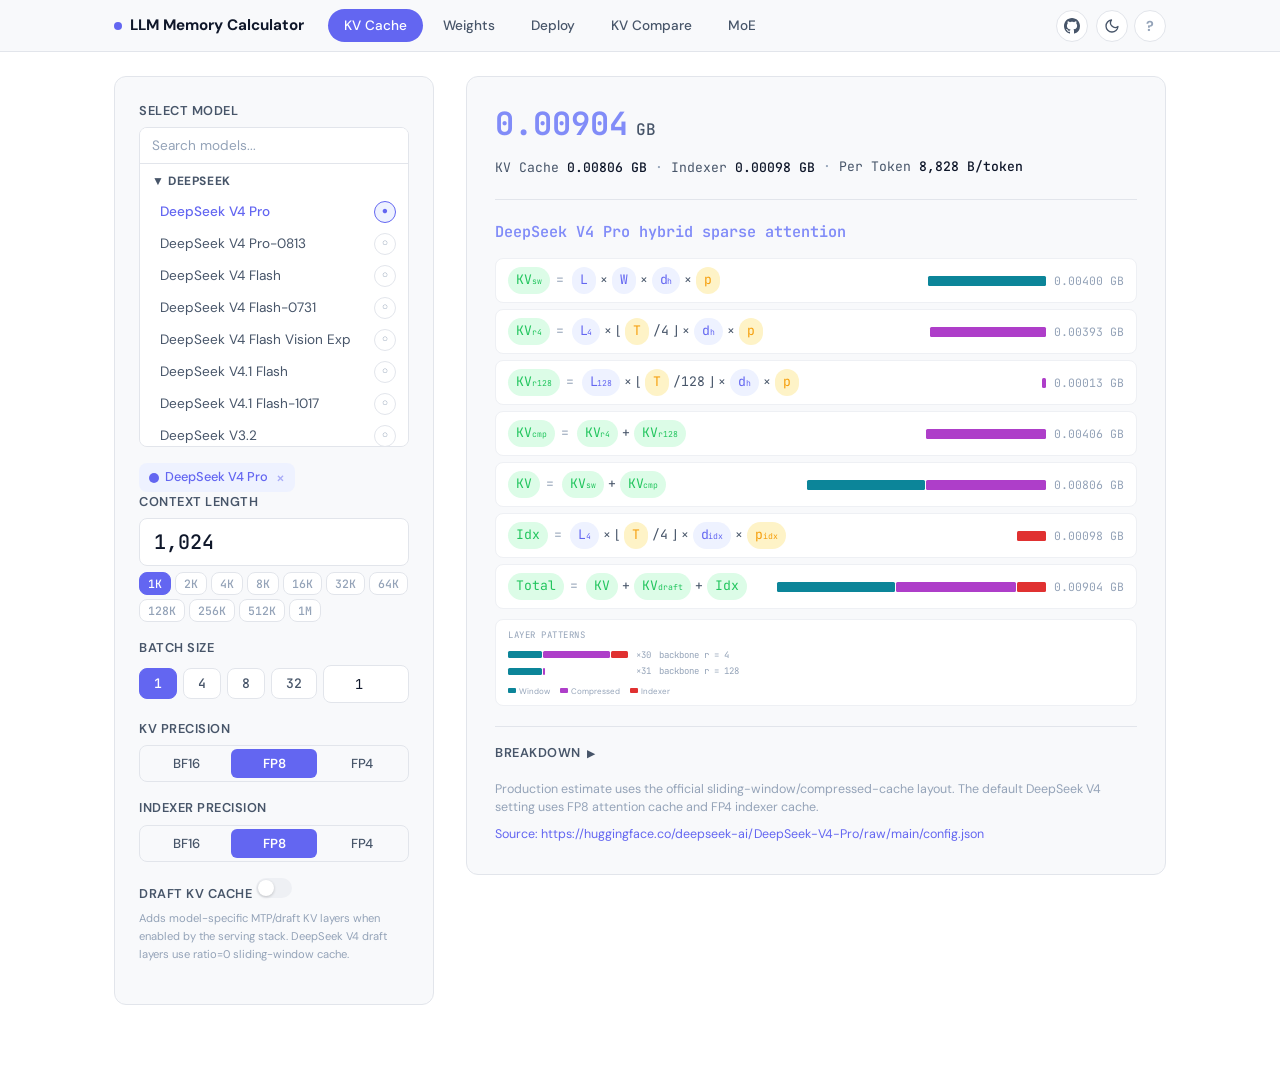
<file: index.html>
<!DOCTYPE html>
<html lang="en">
<head>
<meta charset="UTF-8">
<meta name="viewport" content="width=device-width, initial-scale=1.0">
<title>KV Cache Size Calculator — LLM GPU Memory Estimator</title>
<meta name="description" content="Estimate KV cache memory for any LLM. Supports MLA, GQA, hybrid attention, sliding window, and linear attention models including DeepSeek V4, Qwen3.8, GLM-5, Llama 3, and more.">
<meta name="keywords" content="KV cache calculator, LLM memory, GPU memory, vLLM, DeepSeek, Qwen, Llama, MLA, GQA, inference serving">
<link rel="canonical" href="https://elinx.github.io/llm-mem-calculator/index.html">

<!-- Open Graph -->
<meta property="og:type" content="website">
<meta property="og:title" content="KV Cache Size Calculator">
<meta property="og:description" content="Estimate KV cache memory for any LLM. Supports MLA, GQA, hybrid attention, sliding window, and linear attention models.">
<meta property="og:url" content="https://elinx.github.io/llm-mem-calculator/">
<meta property="og:image" content="https://elinx.github.io/llm-mem-calculator/assets/calculator.png">
<meta property="og:site_name" content="LLM KV Cache Calculator">

<!-- Twitter Card -->
<meta name="twitter:card" content="summary_large_image">
<meta name="twitter:title" content="KV Cache Size Calculator">
<meta name="twitter:description" content="Estimate KV cache memory for any LLM. Supports MLA, GQA, hybrid attention, sliding window, and linear attention models.">
<meta name="twitter:image" content="https://elinx.github.io/llm-mem-calculator/assets/calculator.png">

<!-- JSON-LD -->
<script type="application/ld+json">
{
  "@context": "https://schema.org",
  "@type": "WebApplication",
  "name": "KV Cache Size Calculator",
  "url": "https://elinx.github.io/llm-mem-calculator/",
  "description": "Estimate KV cache memory for any LLM. Supports MLA, GQA, hybrid attention, sliding window, and linear attention models.",
  "applicationCategory": "DeveloperApplication",
  "operatingSystem": "Any",
  "offers": { "@type": "Offer", "price": "0", "priceCurrency": "USD" }
}
</script>

<link rel="preconnect" href="https://fonts.googleapis.com">
<link rel="preconnect" href="https://fonts.gstatic.com" crossorigin>
<link href="https://fonts.googleapis.com/css2?family=DM+Sans:wght@400;500;600;700&family=JetBrains+Mono:wght@400;500;700&display=swap" rel="stylesheet" media="print" onload="this.media='all'">
<link rel="stylesheet" href="css/main.css">
</head>
<body>
<nav class="nav">
  <div class="nav-inner">
    <span class="nav-brand"><span class="nav-brand-dot"></span> LLM Memory Calculator</span>
    <div class="nav-tabs">
      <a href="index.html" class="nav-tab active">KV Cache</a>
      <a href="weights.html" class="nav-tab">Weights</a>
      <a href="deploy.html" class="nav-tab">Deploy</a>
      <a href="compare.html" class="nav-tab">KV Compare</a>
      <a href="moe.html" class="nav-tab">MoE</a>
    </div>
    <a class="github-link" href="https://github.com/elinx/llm-mem-calculator" target="_blank" rel="noopener" aria-label="View on GitHub">
      <svg viewBox="0 0 16 16" fill="currentColor"><path d="M8 0C3.58 0 0 3.58 0 8c0 3.54 2.29 6.53 5.47 7.59.4.07.55-.17.55-.38 0-.19-.01-.82-.01-1.49-2.01.37-2.53-.49-2.69-.94-.09-.23-.48-.94-.82-1.13-.28-.15-.68-.52-.01-.53.63-.01 1.08.58 1.23.82.72 1.21 1.87.87 2.33.66.07-.52.28-.87.51-1.07-1.78-.2-3.64-.89-3.64-3.95 0-.87.31-1.59.82-2.15-.08-.2-.36-1.02.08-2.12 0 0 .67-.21 2.2.82.64-.18 1.32-.27 2-.27.68 0 1.36.09 2 .27 1.53-1.04 2.2-.82 2.2-.82.44 1.1.16 1.92.08 2.12.51.56.82 1.27.82 2.15 0 3.07-1.87 3.75-3.65 3.95.29.25.54.73.54 1.48 0 1.07-.01 1.93-.01 2.2 0 .21.15.46.55.38A8.013 8.013 0 0016 8c0-4.42-3.58-8-8-8z"/></svg>
    </a>
    <button class="theme-toggle" id="themeToggle" aria-label="Toggle theme">
      <svg class="icon-moon" viewBox="0 0 24 24" fill="none" stroke="currentColor" stroke-width="2" stroke-linecap="round" stroke-linejoin="round"><path d="M21 12.79A9 9 0 1 1 11.21 3 7 7 0 0 0 21 12.79z"/></svg>
      <svg class="icon-sun" viewBox="0 0 24 24" fill="none" stroke="currentColor" stroke-width="2" stroke-linecap="round" stroke-linejoin="round"><circle cx="12" cy="12" r="5"/><line x1="12" y1="1" x2="12" y2="3"/><line x1="12" y1="21" x2="12" y2="23"/><line x1="4.22" y1="4.22" x2="5.64" y2="5.64"/><line x1="18.36" y1="18.36" x2="19.78" y2="19.78"/><line x1="1" y1="12" x2="3" y2="12"/><line x1="21" y1="12" x2="23" y2="12"/><line x1="4.22" y1="19.78" x2="5.64" y2="18.36"/><line x1="18.36" y1="5.64" x2="19.78" y2="4.22"/></svg>
    </button>
    <button class="cheatsheet-btn" id="cheatsheetBtn" aria-label="Symbol reference">?</button>
  </div>
</nav>
<div class="shell">
  <div class="grid">
    <div class="form-card">
      <div class="field">
        <label>Select model</label>
        <div class="model-picker" id="modelPicker"></div>
      </div>
      <div class="selected-tags" id="selectedTags"></div>

      <div class="field">
        <label>Context length</label>
        <input type="text" class="num-input-lg" id="tokens" value="1,024" inputmode="numeric">
        <div class="token-presets" id="tokenPresets">
          <button class="token-preset active" data-value="1024">1K</button>
          <button class="token-preset" data-value="2048">2K</button>
          <button class="token-preset" data-value="4096">4K</button>
          <button class="token-preset" data-value="8192">8K</button>
          <button class="token-preset" data-value="16384">16K</button>
          <button class="token-preset" data-value="32768">32K</button>
          <button class="token-preset" data-value="65536">64K</button>
          <button class="token-preset" data-value="131072">128K</button>
          <button class="token-preset" data-value="262144">256K</button>
          <button class="token-preset" data-value="524288">512K</button>
          <button class="token-preset" data-value="1048576">1M</button>
        </div>
      </div>

      <div class="field">
        <label>Batch size</label>
        <div class="batch-btns">
          <button class="batch-btn active" data-value="1">1</button>
          <button class="batch-btn" data-value="4">4</button>
          <button class="batch-btn" data-value="8">8</button>
          <button class="batch-btn" data-value="32">32</button>
          <input type="number" class="batch-custom" id="seq" value="1" min="1" placeholder="Custom">
        </div>
      </div>

      <div class="field">
        <label>KV precision</label>
        <div class="seg-control" id="precSeg">
          <button class="seg-option" data-value="bf16_fp16">BF16</button>
          <button class="seg-option active" data-value="fp8_int8">FP8</button>
          <button class="seg-option" data-value="fp4_int4">FP4</button>
        </div>
      </div>

      <div class="field hidden" id="idxPrecField">
        <label>Indexer precision</label>
        <div class="seg-control" id="idxPrecSeg">
          <button class="seg-option" data-value="bf16_fp16">BF16</button>
          <button class="seg-option active" data-value="fp8_int8">FP8</button>
          <button class="seg-option" data-value="fp4_int4">FP4</button>
        </div>
      </div>

      <div class="field hidden" id="draftField">
        <label class="toggle-label">
          Draft KV cache
          <button class="toggle" id="draftToggle" role="switch" aria-checked="false">
            <span class="toggle-track"><span class="toggle-thumb"></span></span>
          </button>
        </label>
        <div class="field-hint" id="draftHint">Adds MTP/draft KV layers when enabled by the serving stack.</div>
      </div>

      <div class="field hidden" id="linearField">
        <label class="toggle-label">
          Linear attention KV cache
          <button class="toggle" id="linearToggle" role="switch" aria-checked="false">
            <span class="toggle-track"><span class="toggle-thumb"></span></span>
          </button>
        </label>
        <div class="field-hint">Adds linear attention layers' KV cache contribution.</div>
      </div>
    </div>

    <div class="result-area">
      <div class="total-display">
        <div class="total-value" id="totalValue">&mdash;</div>
        <div class="total-unit" id="totalUnit">GB</div>
      </div>
      <div class="metrics-compact" id="metricsCompact"></div>
      <div id="formulaSection" class="formula-section hidden">
        <div class="formula-title" id="formulaTitle"></div>
        <div id="formulaBody"></div>
      </div>
      <div class="breakdown" id="breakdownSection">
        <div class="breakdown-title" id="breakdownToggle">Breakdown <span class="breakdown-arrow">▶</span></div>
        <div class="breakdown-list collapsed" id="breakdownGrid"></div>
      </div>
      <div class="note" id="noteSection"></div>
      <a class="source-link" id="sourceLink" href="#" target="_blank" rel="noopener"></a>
    </div>
  </div>
</div>

<div class="cheatsheet-overlay" id="cheatsheetOverlay">
  <div class="cheatsheet" id="cheatsheet">
    <div class="cheatsheet-header">
      <span>Symbol Reference</span>
      <button class="cheatsheet-close" id="cheatsheetClose">&times;</button>
    </div>
    <div class="cheatsheet-body" id="cheatsheetBody"></div>
    <div class="cheatsheet-footer">Press <kbd>?</kbd> to close</div>
  </div>
</div>

<script src="js/data.js"></script>
<script src="js/calc.js"></script>
<script src="js/calculator.js"></script>
</body>
</html>
</file>
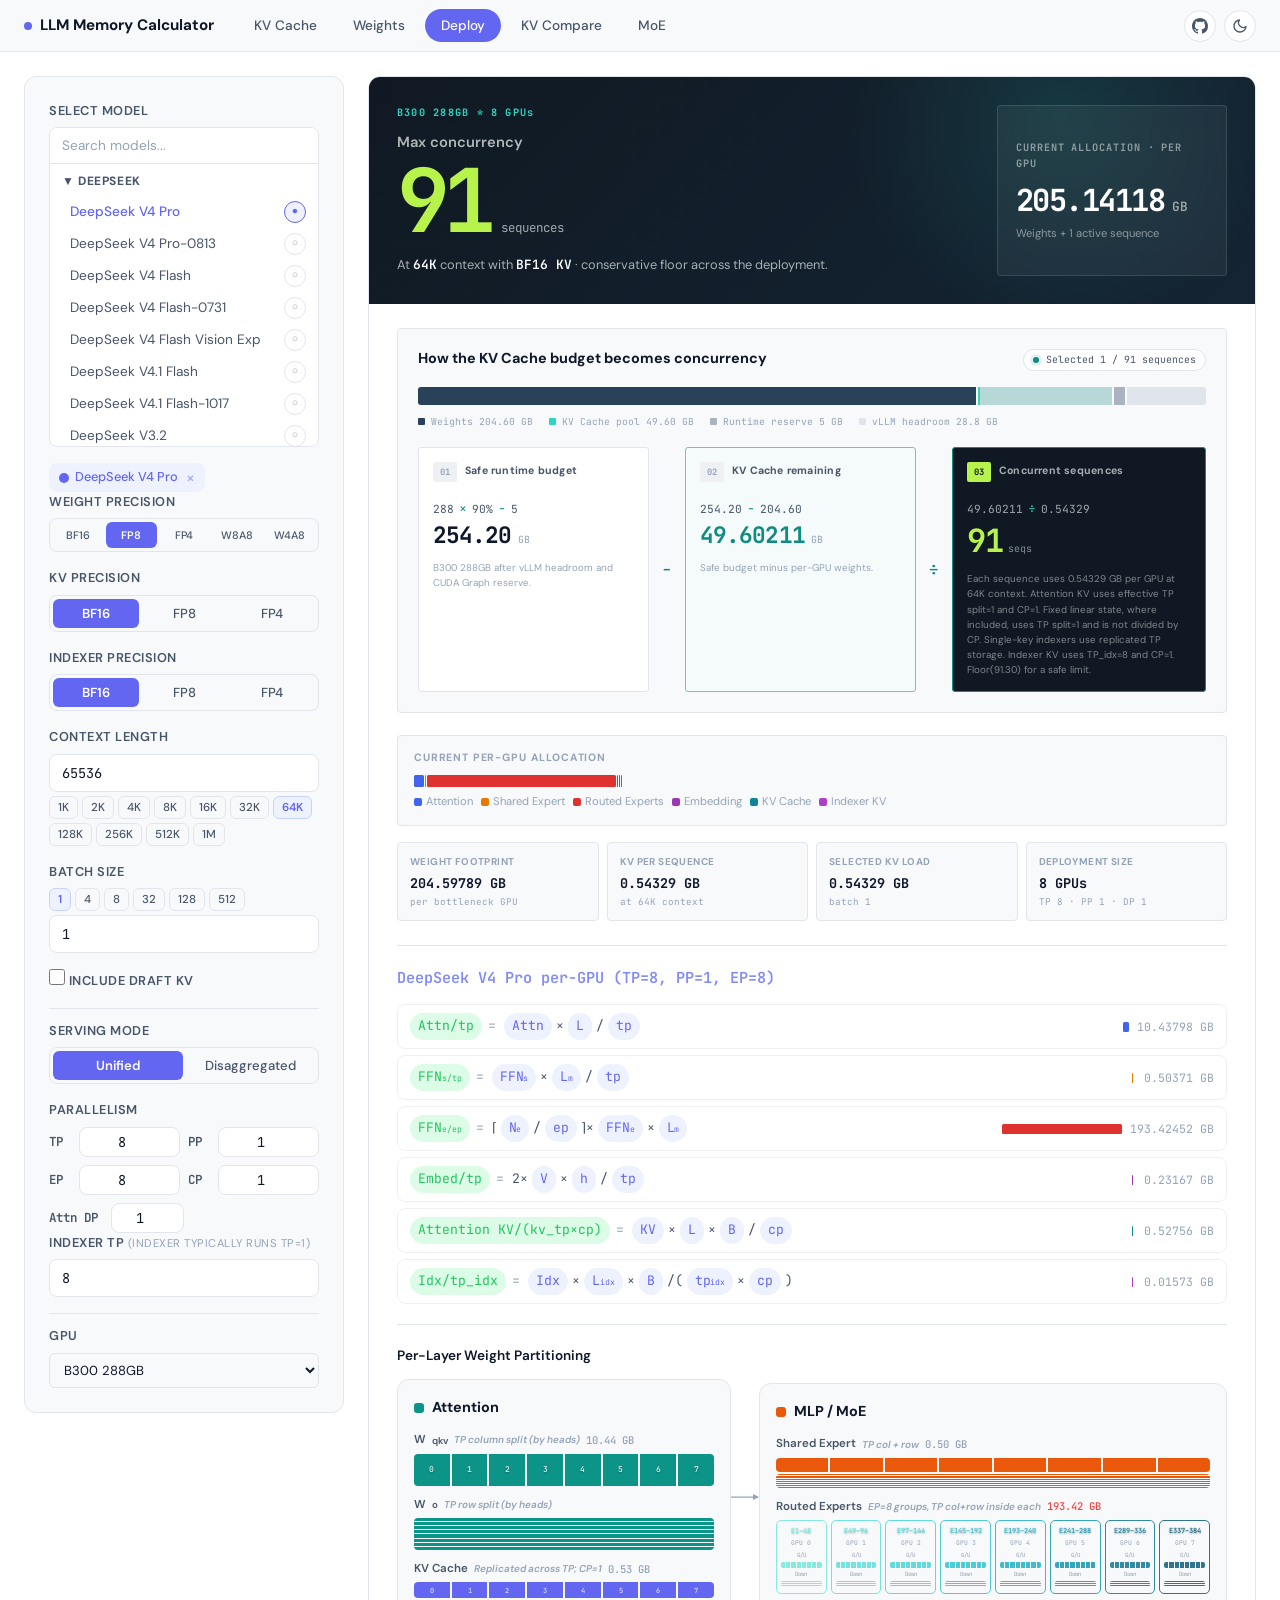
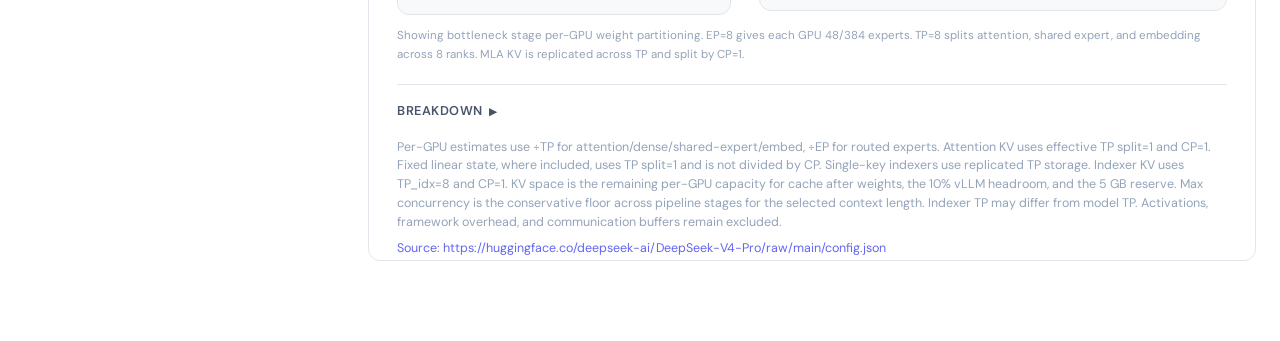
<file: deploy.html>
<!DOCTYPE html>
<html lang="en">
<head>
<meta charset="UTF-8">
<meta name="viewport" content="width=device-width, initial-scale=1.0">
<title>Deploy Calculator — LLM Per-GPU Memory Estimator</title>
<meta name="description" content="Estimate per-GPU memory for LLM deployment with TP/PP/EP/DP parallelism. Supports DeepSeek V4, Qwen3.8, GLM-5, Llama 3, and more.">
<link rel="canonical" href="https://elinx.github.io/llm-mem-calculator/deploy.html">

<meta property="og:type" content="website">
<meta property="og:title" content="Deploy Calculator">
<meta property="og:description" content="Estimate per-GPU memory for LLM deployment with TP/PP/EP/DP parallelism.">
<meta property="og:url" content="https://elinx.github.io/llm-mem-calculator/deploy.html">
<meta property="og:image" content="https://elinx.github.io/llm-mem-calculator/assets/calculator.png">
<meta property="og:site_name" content="LLM Memory Calculator">

<meta name="twitter:card" content="summary_large_image">
<meta name="twitter:title" content="Deploy Calculator">
<meta name="twitter:description" content="Estimate per-GPU memory for LLM deployment with TP/PP/EP/DP parallelism.">
<meta name="twitter:image" content="https://elinx.github.io/llm-mem-calculator/assets/calculator.png">

<link rel="preconnect" href="https://fonts.googleapis.com">
<link rel="preconnect" href="https://fonts.gstatic.com" crossorigin>
<link href="https://fonts.googleapis.com/css2?family=DM+Sans:wght@400;500;600;700&family=JetBrains+Mono:wght@400;500;700&display=swap" rel="stylesheet" media="print" onload="this.media='all'">
<link rel="stylesheet" href="css/main.css">
</head>
<body class="deploy-page">
<nav class="nav">
  <div class="nav-inner">
    <span class="nav-brand"><span class="nav-brand-dot"></span> LLM Memory Calculator</span>
    <div class="nav-tabs">
      <a href="index.html" class="nav-tab">KV Cache</a>
      <a href="weights.html" class="nav-tab">Weights</a>
      <a href="deploy.html" class="nav-tab active">Deploy</a>
      <a href="compare.html" class="nav-tab">KV Compare</a>
      <a href="moe.html" class="nav-tab">MoE</a>
    </div>
    <a class="github-link" href="https://github.com/elinx/llm-mem-calculator" target="_blank" rel="noopener" aria-label="View on GitHub">
      <svg viewBox="0 0 16 16" fill="currentColor"><path d="M8 0C3.58 0 0 3.58 0 8c0 3.54 2.29 6.53 5.47 7.59.4.07.55-.17.55-.38 0-.19-.01-.82-.01-1.49-2.01.37-2.53-.49-2.69-.94-.09-.23-.48-.94-.82-1.13-.28-.15-.68-.52-.01-.53.63-.01 1.08.58 1.23.82.72 1.21 1.87.87 2.33.66.07-.52.28-.87.51-1.07-1.78-.2-3.64-.89-3.64-3.95 0-.87.31-1.59.82-2.15-.08-.2-.36-1.02.08-2.12 0 0 .67-.21 2.2.82.64-.18 1.32-.27 2-.27.68 0 1.36.09 2 .27 1.53-1.04 2.2-.82 2.2-.82.44 1.1.16 1.92.08 2.12.51.56.82 1.27.82 2.15 0 3.07-1.87 3.75-3.65 3.95.29.25.54.73.54 1.48 0 1.07-.01 1.93-.01 2.2 0 .21.15.46.55.38A8.013 8.013 0 0016 8c0-4.42-3.58-8-8-8z"/></svg>
    </a>
    <button class="theme-toggle" id="themeToggle" aria-label="Toggle theme">
      <svg class="icon-moon" viewBox="0 0 24 24" fill="none" stroke="currentColor" stroke-width="2" stroke-linecap="round" stroke-linejoin="round"><path d="M21 12.79A9 9 0 1 1 11.21 3 7 7 0 0 0 21 12.79z"/></svg>
      <svg class="icon-sun" viewBox="0 0 24 24" fill="none" stroke="currentColor" stroke-width="2" stroke-linecap="round" stroke-linejoin="round"><circle cx="12" cy="12" r="5"/><line x1="12" y1="1" x2="12" y2="3"/><line x1="12" y1="21" x2="12" y2="23"/><line x1="4.22" y1="4.22" x2="5.64" y2="5.64"/><line x1="18.36" y1="18.36" x2="19.78" y2="19.78"/><line x1="1" y1="12" x2="3" y2="12"/><line x1="21" y1="12" x2="23" y2="12"/><line x1="4.22" y1="19.78" x2="5.64" y2="18.36"/><line x1="18.36" y1="5.64" x2="19.78" y2="4.22"/></svg>
    </button>
  </div>
</nav>
<div class="shell">
  <div class="grid">
    <div class="form-card">
      <div class="field">
        <label>Select model</label>
        <div class="model-picker" id="modelPicker"></div>
      </div>
      <div class="selected-tags" id="selectedTags"></div>

      <div class="field">
        <label>Weight precision</label>
        <div class="seg-control" id="wtPrecSeg">
          <button class="seg-option" data-value="bf16">BF16</button>
          <button class="seg-option active" data-value="fp8_int8">FP8</button>
          <button class="seg-option" data-value="fp4_int4">FP4</button>
          <button class="seg-option" data-value="w8a8" title="W8A8">W8A8</button>
          <button class="seg-option" data-value="w4a8" title="W4A8">W4A8</button>
        </div>
      </div>

      <div class="field">
        <label>KV precision</label>
        <div class="seg-control" id="kvPrecSeg">
          <button class="seg-option active" data-value="bf16">BF16</button>
          <button class="seg-option" data-value="fp8_int8">FP8</button>
          <button class="seg-option" data-value="fp4_int4">FP4</button>
        </div>
      </div>

      <div class="field" id="idxPrecField" style="display:none">
        <label>Indexer precision</label>
        <div class="seg-control" id="idxPrecSeg">
          <button class="seg-option active" data-value="bf16">BF16</button>
          <button class="seg-option" data-value="fp8_int8">FP8</button>
          <button class="seg-option" data-value="fp4_int4">FP4</button>
        </div>
      </div>

      <div class="field">
        <label>Context length</label>
        <input class="text-input" type="number" id="ctxInput" value="65536" min="1" step="1">
        <div class="preset-row" id="ctxPresets">
          <button class="preset-btn" data-value="1024">1K</button>
          <button class="preset-btn" data-value="2048">2K</button>
          <button class="preset-btn" data-value="4096">4K</button>
          <button class="preset-btn" data-value="8192">8K</button>
          <button class="preset-btn" data-value="16384">16K</button>
          <button class="preset-btn" data-value="32768">32K</button>
          <button class="preset-btn active" data-value="65536">64K</button>
          <button class="preset-btn" data-value="131072">128K</button>
          <button class="preset-btn" data-value="262144">256K</button>
          <button class="preset-btn" data-value="524288">512K</button>
          <button class="preset-btn" data-value="1048576">1M</button>
        </div>
      </div>

      <div class="field">
        <label>Batch size</label>
        <div class="preset-row" id="batchPresets">
          <button class="preset-btn active" data-value="1">1</button>
          <button class="preset-btn" data-value="4">4</button>
          <button class="preset-btn" data-value="8">8</button>
          <button class="preset-btn" data-value="32">32</button>
          <button class="preset-btn" data-value="128">128</button>
          <button class="preset-btn" data-value="512">512</button>
        </div>
        <input class="text-input" type="number" id="batchInput" value="1" min="1" step="1" style="margin-top:4px">
      </div>

      <div class="field" id="draftField" style="display:none">
        <label class="toggle-label">
          <input type="checkbox" id="draftToggle"> Include draft KV
        </label>
      </div>

      <div class="field" id="linearField" style="display:none">
        <label class="toggle-label">
          <input type="checkbox" id="linearToggle"> Include linear KV
        </label>
      </div>

      <div class="field-sep"></div>

      <div class="field">
        <label>Serving mode</label>
        <div class="seg-control" id="modeSeg">
          <button class="seg-option active" data-value="unified">Unified</button>
          <button class="seg-option" data-value="disaggregated">Disaggregated</button>
        </div>
      </div>

      <div id="unifiedParallel">
        <div class="field">
          <label>Parallelism</label>
          <div class="parallel-grid">
            <div class="parallel-item">
              <span class="parallel-label">TP</span>
              <input class="text-input parallel-input" type="number" id="tpInput" value="8" min="1" max="256" step="1">
            </div>
            <div class="parallel-item">
              <span class="parallel-label">PP</span>
              <input class="text-input parallel-input" type="number" id="ppInput" value="1" min="1" max="64" step="1">
            </div>
            <div class="parallel-item" id="epItem">
              <span class="parallel-label">EP</span>
              <input class="text-input parallel-input" type="number" id="epInput" value="8" min="1" max="256" step="1">
            </div>
            <div class="parallel-item">
              <span class="parallel-label">CP</span>
              <input class="text-input parallel-input" type="number" id="cpInput" value="1" min="1" max="256" step="1">
            </div>
          </div>
          <div class="parallel-single">
            <span class="parallel-label-wide">Attn DP</span>
            <input class="text-input parallel-input" type="number" id="dpInput" value="1" min="1" max="256" step="1">
          </div>
        </div>
      </div>

      <div id="disaggControls" style="display:none">
        <div class="field">
          <label class="field-sublabel">Prefill</label>
          <div class="parallel-grid">
            <div class="parallel-item">
              <span class="parallel-label">TP</span>
              <input class="text-input parallel-input" type="number" id="prefillTpInput" value="8" min="1" max="256" step="1">
            </div>
            <div class="parallel-item">
              <span class="parallel-label">PP</span>
              <input class="text-input parallel-input" type="number" id="prefillPpInput" value="1" min="1" max="64" step="1">
            </div>
            <div class="parallel-item" id="prefillEpItem">
              <span class="parallel-label">EP</span>
              <input class="text-input parallel-input" type="number" id="prefillEpInput" value="8" min="1" max="256" step="1">
            </div>
            <div class="parallel-item">
              <span class="parallel-label">CP</span>
              <input class="text-input parallel-input" type="number" id="prefillCpInput" value="1" min="1" max="256" step="1">
            </div>
          </div>
          <div class="parallel-single">
            <span class="parallel-label-wide">Attn DP</span>
            <input class="text-input parallel-input" type="number" id="prefillDpInput" value="1" min="1" max="256" step="1">
          </div>
        </div>
        <div class="field">
          <label class="field-sublabel">Decode</label>
          <div class="parallel-grid">
            <div class="parallel-item">
              <span class="parallel-label">TP</span>
              <input class="text-input parallel-input" type="number" id="decodeTpInput" value="2" min="1" max="256" step="1">
            </div>
            <div class="parallel-item">
              <span class="parallel-label">PP</span>
              <input class="text-input parallel-input" type="number" id="decodePpInput" value="1" min="1" max="64" step="1">
            </div>
            <div class="parallel-item" id="decodeEpItem">
              <span class="parallel-label">EP</span>
              <input class="text-input parallel-input" type="number" id="decodeEpInput" value="8" min="1" max="256" step="1">
            </div>
            <div class="parallel-item">
              <span class="parallel-label">CP</span>
              <input class="text-input parallel-input" type="number" id="decodeCpInput" value="1" min="1" max="256" step="1">
            </div>
          </div>
          <div class="parallel-single">
            <span class="parallel-label-wide">Attn DP</span>
            <input class="text-input parallel-input" type="number" id="decodeDpInput" value="1" min="1" max="256" step="1">
          </div>
        </div>
        <div class="field" id="absorptionField" style="display:none">
          <label class="toggle-label">
            <input type="checkbox" id="absorptionToggle"> MLA Absorption
          </label>
        </div>
      </div>

      <div class="field" id="idxTpField" style="display:none">
        <label>Indexer TP <span class="field-hint" id="idxTpHint"></span></label>
        <input class="text-input" type="number" id="idxTpInput" value="8" min="1" max="256" step="1">
      </div>

      <div class="field-sep"></div>

      <div class="field">
        <label>GPU</label>
        <select class="select-input" id="gpuSelect"></select>
      </div>
    </div>

    <div class="result-area deploy-result" id="resultArea">
      <div class="deploy-result-head">
        <div class="concurrency-hero">
          <div class="result-eyebrow" id="resultEyebrow">SAFE CAPACITY · PER GPU</div>
          <div class="result-heading">Max concurrency</div>
          <div class="concurrency-display">
            <span class="concurrency-value" id="maxConcurrencyHero">&mdash;</span>
            <span class="concurrency-unit">sequences</span>
          </div>
          <p class="concurrency-summary" id="concurrencySummary">Select a model and GPU to calculate serving capacity.</p>
        </div>
        <div class="current-footprint-card">
          <div class="footprint-label">CURRENT ALLOCATION · PER GPU</div>
          <div class="total-display">
            <div class="total-value" id="totalPerGpu">&mdash;</div>
            <div class="total-unit" id="totalUnit">GB</div>
          </div>
          <div class="footprint-note" id="footprintNote">Weights + selected active sequences</div>
        </div>
      </div>
      <div id="capacityFlowSection" class="capacity-flow-section"></div>
      <div id="ibarSection" class="ibar-section"></div>
      <div id="gpuFitSection"></div>
      <div class="metrics-compact" id="metricsCompact"></div>
      <div id="formulaSection" class="formula-section hidden">
        <div class="formula-title" id="formulaTitle"></div>
        <div id="formulaBody"></div>
      </div>
      <div id="topologySection"></div>
      <div id="stageSection"></div>
      <div class="breakdown" id="breakdownSection">
        <div class="breakdown-title" id="breakdownToggle">Breakdown <span class="breakdown-arrow">▶</span></div>
        <div class="breakdown-list collapsed" id="breakdownGrid"></div>
      </div>
      <div class="note" id="noteSection"></div>
      <a class="source-link" id="sourceLink" href="#" target="_blank" rel="noopener"></a>
    </div>
  </div>
</div>

<script src="js/data.js"></script>
<script src="js/calc.js"></script>
<script src="js/calc_weight.js"></script>
<script src="js/calc_deploy.js"></script>
<script src="js/deploy.js"></script>
</body>
</html>
</file>
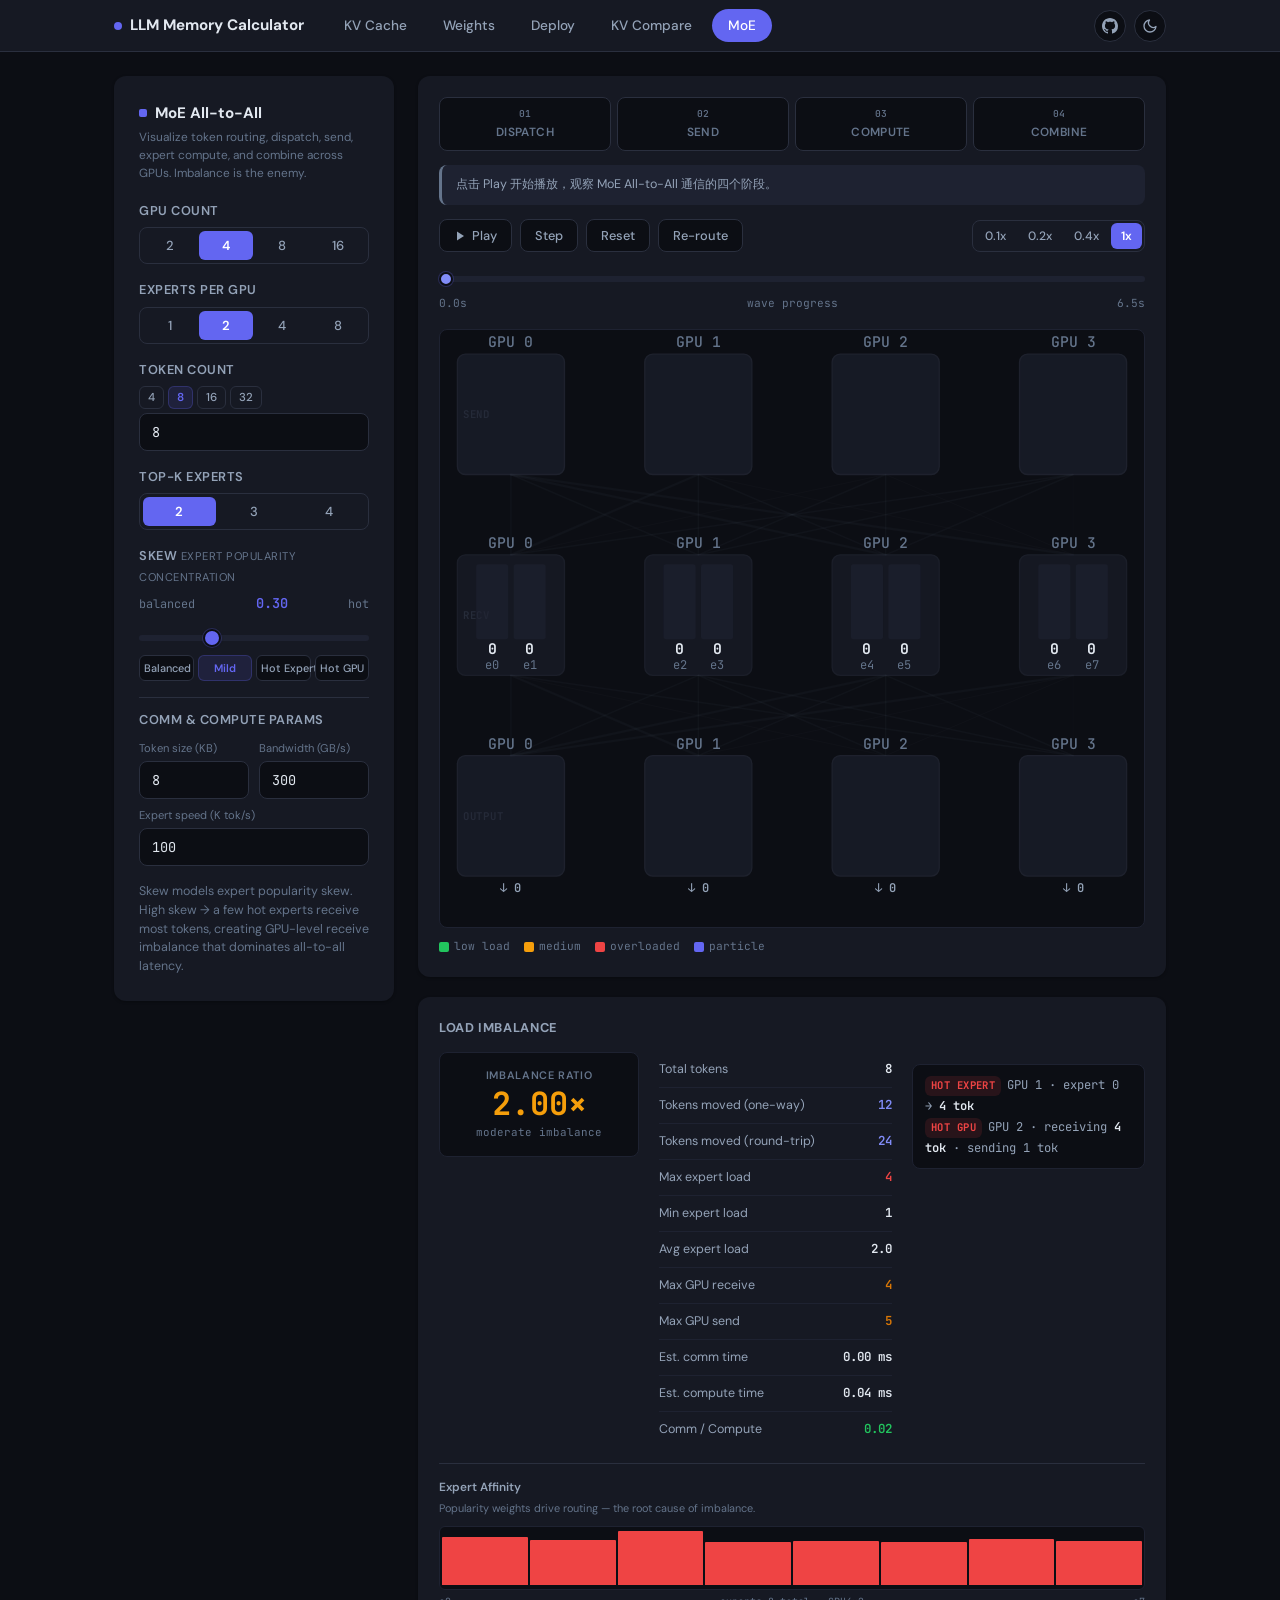
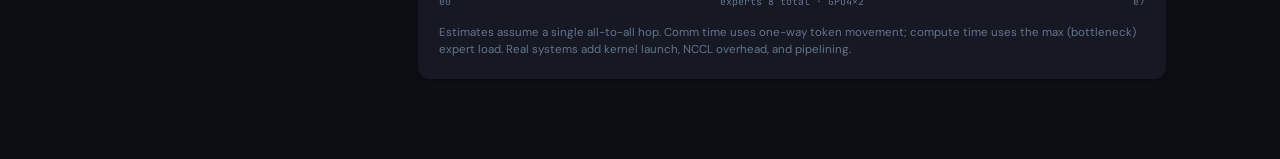
<file: moe.html>
<!DOCTYPE html>
<html lang="en">
<head>
<meta charset="UTF-8">
<meta name="viewport" content="width=device-width, initial-scale=1.0">
<title>MoE Communication Visualizer — LLM Memory Calculator</title>
<meta name="description" content="Interactive visualization of Mixture-of-Experts all-to-all communication: routing, dispatch, send, expert compute, and combine across GPUs. Highlights load imbalance.">
<link rel="canonical" href="https://elinx.github.io/llm-mem-calculator/moe.html">

<meta property="og:type" content="website">
<meta property="og:title" content="MoE Communication Visualizer">
<meta property="og:description" content="Interactive visualization of MoE all-to-all communication and load imbalance across GPUs.">
<meta property="og:url" content="https://elinx.github.io/llm-mem-calculator/moe.html">
<meta property="og:image" content="https://elinx.github.io/llm-mem-calculator/assets/calculator.png">
<meta property="og:site_name" content="LLM Memory Calculator">

<meta name="twitter:card" content="summary_large_image">
<meta name="twitter:title" content="MoE Communication Visualizer">
<meta name="twitter:description" content="Interactive visualization of MoE all-to-all communication and load imbalance across GPUs.">
<meta name="twitter:image" content="https://elinx.github.io/llm-mem-calculator/assets/calculator.png">

<link rel="preconnect" href="https://fonts.googleapis.com">
<link rel="preconnect" href="https://fonts.gstatic.com" crossorigin>
<link href="https://fonts.googleapis.com/css2?family=DM+Sans:wght@400;500;600;700&family=JetBrains+Mono:wght@400;500;700&display=swap" rel="stylesheet" media="print" onload="this.media='all'">
<link rel="stylesheet" href="css/main.css">
<link rel="stylesheet" href="css/moe.css">
</head>
<body>
<nav class="nav">
  <div class="nav-inner">
    <span class="nav-brand"><span class="nav-brand-dot"></span> LLM Memory Calculator</span>
    <div class="nav-tabs">
      <a href="index.html" class="nav-tab">KV Cache</a>
      <a href="weights.html" class="nav-tab">Weights</a>
      <a href="deploy.html" class="nav-tab">Deploy</a>
      <a href="compare.html" class="nav-tab">KV Compare</a>
      <a href="moe.html" class="nav-tab active">MoE</a>
    </div>
    <a class="github-link" href="https://github.com/elinx/llm-mem-calculator" target="_blank" rel="noopener" aria-label="View on GitHub">
      <svg viewBox="0 0 16 16" fill="currentColor"><path d="M8 0C3.58 0 0 3.58 0 8c0 3.54 2.29 6.53 5.47 7.59.4.07.55-.17.55-.38 0-.19-.01-.82-.01-1.49-2.01.37-2.53-.49-2.69-.94-.09-.23-.48-.94-.82-1.13-.28-.15-.68-.52-.01-.53.63-.01 1.08.58 1.23.82.72 1.21 1.87.87 2.33.66.07-.52.28-.87.51-1.07-1.78-.2-3.64-.89-3.64-3.95 0-.87.31-1.59.82-2.15-.08-.2-.36-1.02.08-2.12 0 0 .67-.21 2.2.82.64-.18 1.32-.27 2-.27.68 0 1.36.09 2 .27 1.53-1.04 2.2-.82 2.2-.82.44 1.1.16 1.92.08 2.12.51.56.82 1.27.82 2.15 0 3.07-1.87 3.75-3.65 3.95.29.25.54.73.54 1.48 0 1.07-.01 1.93-.01 2.2 0 .21.15.46.55.38A8.013 8.013 0 0016 8c0-4.42-3.58-8-8-8z"/></svg>
    </a>
    <button class="theme-toggle" id="themeToggle" aria-label="Toggle theme">
      <svg class="icon-moon" viewBox="0 0 24 24" fill="none" stroke="currentColor" stroke-width="2" stroke-linecap="round" stroke-linejoin="round"><path d="M21 12.79A9 9 0 1 1 11.21 3 7 7 0 0 0 21 12.79z"/></svg>
      <svg class="icon-sun" viewBox="0 0 24 24" fill="none" stroke="currentColor" stroke-width="2" stroke-linecap="round" stroke-linejoin="round"><circle cx="12" cy="12" r="5"/><line x1="12" y1="1" x2="12" y2="3"/><line x1="12" y1="21" x2="12" y2="23"/><line x1="4.22" y1="4.22" x2="5.64" y2="5.64"/><line x1="18.36" y1="18.36" x2="19.78" y2="19.78"/><line x1="1" y1="12" x2="3" y2="12"/><line x1="21" y1="12" x2="23" y2="12"/><line x1="4.22" y1="19.78" x2="5.64" y2="18.36"/><line x1="18.36" y1="5.64" x2="19.78" y2="4.22"/></svg>
    </button>
  </div>
</nav>
<div class="shell">
  <div class="moe-grid">

    <!-- ═══ LEFT: Control panel ═══ -->
    <div class="form-card">
      <div class="moe-panel-title">MoE All-to-All</div>
      <div class="moe-panel-sub">Visualize token routing, dispatch, send, expert compute, and combine across GPUs. Imbalance is the enemy.</div>

      <div class="field">
        <label>GPU count</label>
        <div class="seg-control" id="gpuSeg">
          <button class="seg-option" data-value="2">2</button>
          <button class="seg-option active" data-value="4">4</button>
          <button class="seg-option" data-value="8">8</button>
          <button class="seg-option" data-value="16">16</button>
        </div>
      </div>

      <div class="field">
        <label>Experts per GPU</label>
        <div class="seg-control" id="expSeg">
          <button class="seg-option" data-value="1">1</button>
          <button class="seg-option active" data-value="2">2</button>
          <button class="seg-option" data-value="4">4</button>
          <button class="seg-option" data-value="8">8</button>
        </div>
      </div>

      <div class="field">
        <label>Token count</label>
<div class="preset-row" id="tokPresets">
<button class="preset-btn" data-value="4">4</button>
<button class="preset-btn active" data-value="8">8</button>
<button class="preset-btn" data-value="16">16</button>
<button class="preset-btn" data-value="32">32</button>
        </div>
        <input class="text-input" type="number" id="tokInput" value="8" min="1" step="1" style="margin-top:4px">
      </div>

      <div class="field">
        <label>Top-k experts</label>
        <div class="seg-control" id="topkSeg">
          <button class="seg-option active" data-value="2">2</button>
          <button class="seg-option" data-value="3">3</button>
          <button class="seg-option" data-value="4">4</button>
        </div>
      </div>

      <div class="field">
        <label>Skew <span class="field-hint">expert popularity concentration</span></label>
        <div class="skew-readout">
          <span>balanced</span>
          <span class="skew-val" id="skewVal">0.30</span>
          <span>hot</span>
        </div>
        <input type="range" class="moe-slider" id="skewSlider" min="0" max="1" step="0.05" value="0.3">
        <div class="scenario-row" id="scenarioRow">
          <button class="scenario-btn" data-value="0.05">Balanced</button>
          <button class="scenario-btn active" data-value="0.3">Mild</button>
          <button class="scenario-btn" data-value="0.7">Hot Expert</button>
          <button class="scenario-btn" data-value="0.9">Hot GPU</button>
        </div>
      </div>

      <div class="field-sep"></div>

      <div class="field">
        <label>Comm &amp; compute params</label>
        <div class="moe-mini-grid">
          <div>
            <span class="field-hint" style="display:block;margin-bottom:3px">Token size (KB)</span>
            <input class="text-input" type="number" id="tokSize" value="8" min="0.1" step="0.5">
          </div>
          <div>
            <span class="field-hint" style="display:block;margin-bottom:3px">Bandwidth (GB/s)</span>
            <input class="text-input" type="number" id="bandwidth" value="300" min="1" step="10">
          </div>
        </div>
        <div style="margin-top:8px">
          <span class="field-hint" style="display:block;margin-bottom:3px">Expert speed (K tok/s)</span>
          <input class="text-input" type="number" id="expSpeed" value="100" min="1" step="10">
        </div>
      </div>

      <div class="note" style="margin-top:14px">Skew models expert popularity skew. High skew &rarr; a few hot experts receive most tokens, creating GPU-level receive imbalance that dominates all-to-all latency.</div>
    </div>

    <!-- ═══ MAIN: Visualization + Metrics ═══ -->
    <div class="moe-main">
      <div class="moe-viz">
        <div class="phase-bar" id="phaseBar">
          <div class="phase-chip"><span class="phase-num">01</span>Dispatch</div>
          <div class="phase-chip"><span class="phase-num">02</span>Send</div>
          <div class="phase-chip"><span class="phase-num">03</span>Compute</div>
          <div class="phase-chip"><span class="phase-num">04</span>Combine</div>
        </div>

        <div class="phase-desc-bar" id="phaseDescBar">点击 Play 开始播放，观察 MoE All-to-All 通信的四个阶段。</div>

        <div class="playback-controls">
          <button class="moe-btn primary" id="playBtn"></button>
          <button class="moe-btn" id="stepBtn">Step</button>
          <button class="moe-btn" id="resetBtn">Reset</button>
          <button class="moe-btn" id="rerouteBtn">Re-route</button>
          <div class="moe-speed">
            <div class="seg-control" id="speedSeg">
<button class="seg-option" data-value="0.1">0.1x</button>
<button class="seg-option" data-value="0.2">0.2x</button>
<button class="seg-option" data-value="0.4">0.4x</button>
<button class="seg-option active" data-value="1">1x</button>
            </div>
          </div>
        </div>

        <div class="scrubber-wrap">
          <input type="range" class="scrubber" id="scrubber" min="0" max="100" step="0.1" value="0">
          <div class="scrubber-label">
            <span id="scrubFrom">0.0s</span>
            <span>wave progress</span>
            <span id="scrubTo">6.5s</span>
          </div>
        </div>

        <div class="viz-scroll" id="vizScroll">
          <svg class="viz-svg" id="vizSvg" viewBox="0 0 520 500" preserveAspectRatio="xMidYMid meet"></svg>
        </div>

        <div class="viz-legend" id="vizLegend"></div>
      </div>

      <div class="moe-metrics">
        <div class="metrics-title">Load Imbalance</div>
        <div class="metrics-grid">
          <div class="imbalance-card">
            <div class="imbalance-label">Imbalance Ratio</div>
            <div class="imbalance-value" id="imbalanceValue">1.00&times;</div>
            <div class="imbalance-hint" id="imbalanceHint">well balanced</div>
          </div>
          <div class="metric-list" id="metricList"></div>
          <div class="hot-card" id="hotCard"></div>
        </div>

        <div class="affinity-section" id="affinitySection">
          <div class="affinity-title">Expert Affinity</div>
          <div class="affinity-sub">Popularity weights drive routing &mdash; the root cause of imbalance.</div>
          <div class="affinity-chart" id="affinityChart"></div>
          <div class="affinity-axis" id="affinityAxis"></div>
        </div>

        <div class="moe-note">Estimates assume a single all-to-all hop. Comm time uses one-way token movement; compute time uses the max (bottleneck) expert load. Real systems add kernel launch, NCCL overhead, and pipelining.</div>
      </div>
    </div>

  </div>
</div>

<script src="js/moe-engine.js"></script>
<script src="js/moe.js"></script>
</body>
</html>
</file>
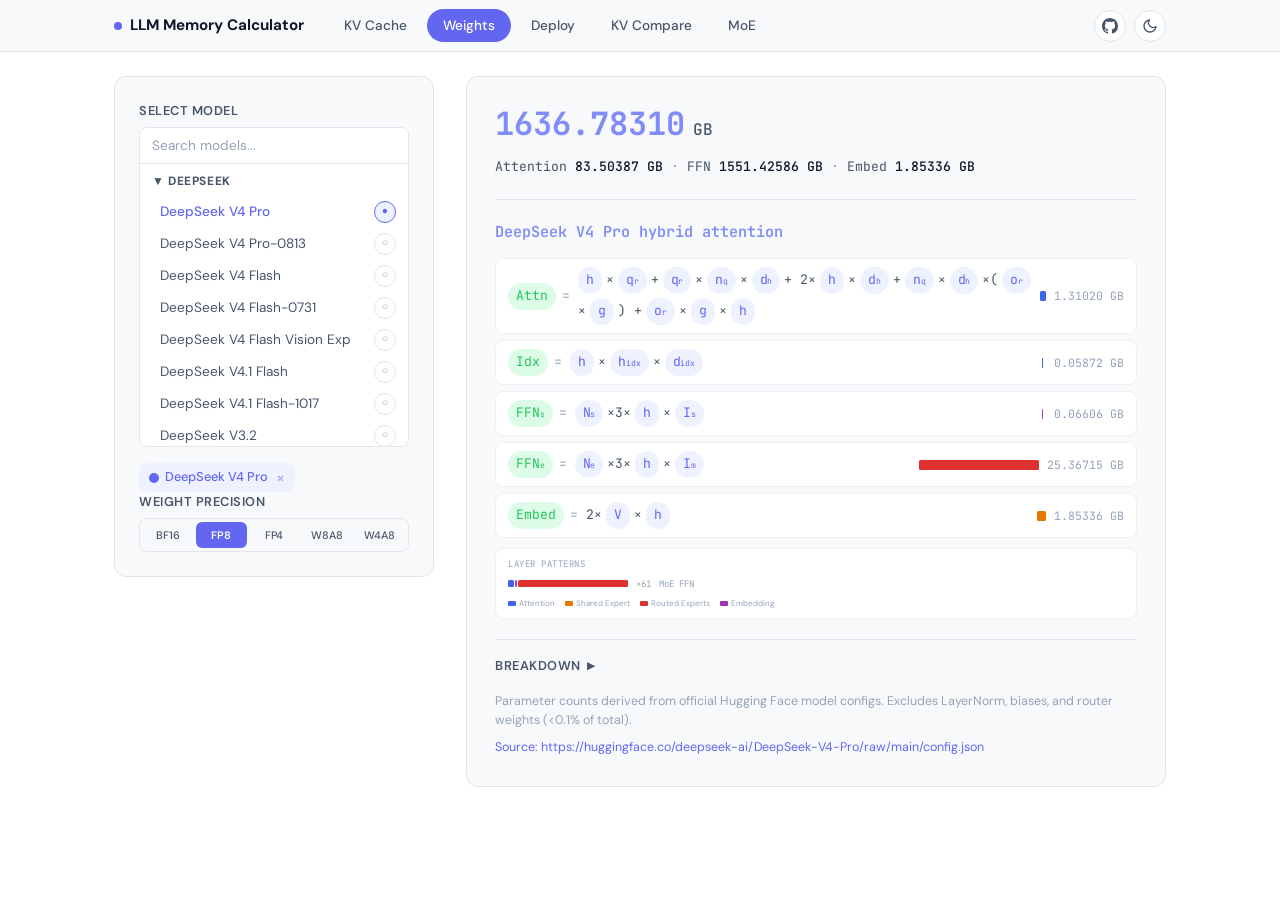
<file: weights.html>
<!DOCTYPE html>
<html lang="en">
<head>
<meta charset="UTF-8">
<meta name="viewport" content="width=device-width, initial-scale=1.0">
<title>Model Weights Calculator — LLM Parameter & Memory Estimator</title>
<meta name="description" content="Estimate model weights and parameter counts for any LLM. Supports MLA, GQA, MoE, and dense architectures including DeepSeek V4, Qwen3.8, GLM-5, Llama 3, and more.">
<link rel="canonical" href="https://elinx.github.io/llm-mem-calculator/weights.html">

<!-- Open Graph -->
<meta property="og:type" content="website">
<meta property="og:title" content="Model Weights Calculator">
<meta property="og:description" content="Estimate model weights and parameter counts for any LLM. Supports MLA, GQA, MoE, and dense architectures.">
<meta property="og:url" content="https://elinx.github.io/llm-mem-calculator/weights.html">
<meta property="og:image" content="https://elinx.github.io/llm-mem-calculator/assets/calculator.png">
<meta property="og:site_name" content="LLM Memory Calculator">

<!-- Twitter Card -->
<meta name="twitter:card" content="summary_large_image">
<meta name="twitter:title" content="Model Weights Calculator">
<meta name="twitter:description" content="Estimate model weights and parameter counts for any LLM. Supports MLA, GQA, MoE, and dense architectures.">
<meta name="twitter:image" content="https://elinx.github.io/llm-mem-calculator/assets/calculator.png">

<link rel="preconnect" href="https://fonts.googleapis.com">
<link rel="preconnect" href="https://fonts.gstatic.com" crossorigin>
<link href="https://fonts.googleapis.com/css2?family=DM+Sans:wght@400;500;600;700&family=JetBrains+Mono:wght@400;500;700&display=swap" rel="stylesheet" media="print" onload="this.media='all'">
<link rel="stylesheet" href="css/main.css">
</head>
<body>
<nav class="nav">
  <div class="nav-inner">
    <span class="nav-brand"><span class="nav-brand-dot"></span> LLM Memory Calculator</span>
    <div class="nav-tabs">
      <a href="index.html" class="nav-tab">KV Cache</a>
      <a href="weights.html" class="nav-tab active">Weights</a>
      <a href="deploy.html" class="nav-tab">Deploy</a>
      <a href="compare.html" class="nav-tab">KV Compare</a>
      <a href="moe.html" class="nav-tab">MoE</a>
    </div>
    <a class="github-link" href="https://github.com/elinx/llm-mem-calculator" target="_blank" rel="noopener" aria-label="View on GitHub">
      <svg viewBox="0 0 16 16" fill="currentColor"><path d="M8 0C3.58 0 0 3.58 0 8c0 3.54 2.29 6.53 5.47 7.59.4.07.55-.17.55-.38 0-.19-.01-.82-.01-1.49-2.01.37-2.53-.49-2.69-.94-.09-.23-.48-.94-.82-1.13-.28-.15-.68-.52-.01-.53.63-.01 1.08.58 1.23.82.72 1.21 1.87.87 2.33.66.07-.52.28-.87.51-1.07-1.78-.2-3.64-.89-3.64-3.95 0-.87.31-1.59.82-2.15-.08-.2-.36-1.02.08-2.12 0 0 .67-.21 2.2.82.64-.18 1.32-.27 2-.27.68 0 1.36.09 2 .27 1.53-1.04 2.2-.82 2.2-.82.44 1.1.16 1.92.08 2.12.51.56.82 1.27.82 2.15 0 3.07-1.87 3.75-3.65 3.95.29.25.54.73.54 1.48 0 1.07-.01 1.93-.01 2.2 0 .21.15.46.55.38A8.013 8.013 0 0016 8c0-4.42-3.58-8-8-8z"/></svg>
    </a>
    <button class="theme-toggle" id="themeToggle" aria-label="Toggle theme">
      <svg class="icon-moon" viewBox="0 0 24 24" fill="none" stroke="currentColor" stroke-width="2" stroke-linecap="round" stroke-linejoin="round"><path d="M21 12.79A9 9 0 1 1 11.21 3 7 7 0 0 0 21 12.79z"/></svg>
      <svg class="icon-sun" viewBox="0 0 24 24" fill="none" stroke="currentColor" stroke-width="2" stroke-linecap="round" stroke-linejoin="round"><circle cx="12" cy="12" r="5"/><line x1="12" y1="1" x2="12" y2="3"/><line x1="12" y1="21" x2="12" y2="23"/><line x1="4.22" y1="4.22" x2="5.64" y2="5.64"/><line x1="18.36" y1="18.36" x2="19.78" y2="19.78"/><line x1="1" y1="12" x2="3" y2="12"/><line x1="21" y1="12" x2="23" y2="12"/><line x1="4.22" y1="19.78" x2="5.64" y2="18.36"/><line x1="18.36" y1="5.64" x2="19.78" y2="4.22"/></svg>
    </button>
  </div>
</nav>
<div class="shell">
  <div class="grid">
    <div class="form-card">
      <div class="field">
        <label>Select model</label>
        <div class="model-picker" id="modelPicker"></div>
      </div>
      <div class="selected-tags" id="selectedTags"></div>

      <div class="field">
        <label>Weight precision</label>
        <div class="seg-control" id="wtPrecSeg">
          <button class="seg-option" data-value="bf16">BF16</button>
          <button class="seg-option active" data-value="fp8_int8">FP8</button>
          <button class="seg-option" data-value="fp4_int4">FP4</button>
          <button class="seg-option" data-value="w8a8" title="W8A8">W8A8</button>
          <button class="seg-option" data-value="w4a8" title="W4A8">W4A8</button>
        </div>
      </div>
    </div>

    <div class="result-area">
      <div class="total-display">
        <div class="total-value" id="totalParams">&mdash;</div>
        <div class="total-unit" id="totalBytes">GB</div>
      </div>
      <div class="metrics-compact" id="metricsCompact"></div>
      <div id="formulaSection" class="formula-section hidden">
        <div class="formula-title" id="formulaTitle"></div>
        <div id="formulaBody"></div>
      </div>
      <div class="breakdown" id="breakdownSection">
        <div class="breakdown-title" id="breakdownToggle">Breakdown <span class="breakdown-arrow">▶</span></div>
        <div class="breakdown-list collapsed" id="breakdownGrid"></div>
      </div>
      <div class="note" id="noteSection"></div>
      <a class="source-link" id="sourceLink" href="#" target="_blank" rel="noopener"></a>
    </div>
  </div>
</div>

<script src="js/data.js"></script>
<script src="js/calc_weight.js"></script>
<script src="js/weights.js"></script>
</body>
</html>
</file>
<file: css/main.css>
/* ═══════════════════════════════════════════════════════════════
   KV Cache Calculator — Design Spec v2
   ═══════════════════════════════════════════════════════════════ */

/* ── Light raw values ── */
:root {
  --bg-light:            #ffffff;
  --surface-light:       #f8f9fb;
  --surface2-light:      #eef0f4;
  --border-light:        #e2e5eb;
  --accent-light-light:  #eef2ff;
  --accent-border-light: #c7d2fe;
  --green-light-light:   #dcfce7;
  --orange-light-light:  #fef3c7;
  --text-light:          #0f172a;
  --text2-light:         #475569;
  --text3-light:         #94a3b8;
}

/* ── Semantic tokens (light by default) ── */
:root {
  --bg:            var(--bg-light);
  --surface:       var(--surface-light);
  --surface2:      var(--surface2-light);
  --border:        var(--border-light);
  --text:          var(--text-light);
  --text2:         var(--text2-light);
  --text3:         var(--text3-light);
  --accent:        #6366f1;
  --accent-light:  var(--accent-light-light);
  --accent-border: var(--accent-border-light);
  --accent-ring:   rgba(99,102,241,0.25);
  --accent2:       #818cf8;
  --pill-param:    #6366f1;
  --pill-input:    #f59e0b;
  --pill-result:   #22c55e;
  --green:         #22c55e;
  --green-light:   var(--green-light-light);
  --orange:        #f59e0b;
  --orange-light:  var(--orange-light-light);
  --orange-dark:   #d97706;
  --red:           #ef4444;
  --radius-sm:     6px;
  --radius-md:     8px;
  --radius-lg:     12px;
  --radius-pill:   999px;
  --mono:          'JetBrains Mono', 'Fira Code', monospace;
  --sans:          'DM Sans', -apple-system, BlinkMacSystemFont, 'Segoe UI', sans-serif;
  --bar-full:      #4263eb;
  --bar-full-alt:  #5c7cfa;
  --bar-window:    #0c8599;
  --bar-window-alt:#15aabf;
  --bar-compressed:#ae3ec9;
--bar-rope:      #e67700;
--bar-indexer:   #e03131;
  --bar-fixed:     #2b8a3e;
  --bar-fixed-alt: #40c057;
  --bar-attn:       #4263eb;
  --bar-ffn-dense:  #f59e0b;
  --bar-ffn-shared: #e67700;
  --bar-ffn-expert: #e03131;
  --bar-embed:      #9c36b5;
  --bar-kv:         #0c8599;
  --pp:              #f59e0b;
  --cp:              #0ea5e9;
  --ep:              #ef4444;
}

/* ── Dark theme overrides ── */
[data-theme="dark"] {
  --bg:            #0c0e14;
  --surface:       #161923;
  --surface2:      #1e2231;
  --border:        #2a2f3e;
  --text:          #e2e8f0;
  --text2:         #94a3b8;
  --text3:         #64748b;
  --accent-light:  rgba(99,102,241,0.12);
  --accent-border: rgba(99,102,241,0.25);
  --accent-ring:   rgba(99,102,241,0.35);
  --green-light:   rgba(34,197,94,0.12);
  --orange-light:  rgba(245,158,11,0.12);
  --accent2:       #818cf8;
  --pill-param:    #818cf8;
  --pill-input:    #fbbf24;
  --pill-result:   #4ade80;
  --bar-full:      #5c7cfa;
  --bar-full-alt:  #818cf8;
  --bar-window:    #15aabf;
  --bar-window-alt:#22d3ee;
  --bar-compressed:#c084fc;
  --bar-rope:      #f59e0b;
  --bar-indexer:   #f03e3e;
  --bar-fixed:     #40c057;
  --bar-fixed-alt: #69db7c;
  --bar-attn:       #5c7cfa;
  --bar-ffn-dense:  #fbbf24;
  --bar-ffn-shared: #f59e0b;
  --bar-ffn-expert: #ef4444;
  --bar-embed:      #c084fc;
  --bar-kv:         #15aabf;
  --pp:              #fbbf24;
  --cp:              #38bdf8;
  --ep:              #f87171;
}

/* ── Reset ── */
* { margin: 0; padding: 0; box-sizing: border-box; }
body {
  font-family: var(--sans);
  background: var(--bg);
  color: var(--text);
  min-height: 100vh;
  line-height: 1.6;
  transition: background 0.2s, color 0.2s;
}

/* ── Layout shell ── */
.shell {
  max-width: 1100px;
  margin: 0 auto;
  padding: 0 24px 80px;
}
.grid {
  display: grid;
  grid-template-columns: 320px 1fr;
  gap: 32px;
  align-items: start;
}
@media (max-width: 800px) {
  .grid { grid-template-columns: 1fr; }
}

/* ═══════════════════════════════════════════════════════════════
   Navigation
   ═══════════════════════════════════════════════════════════════ */
.nav {
  position: sticky;
  top: 0;
  z-index: 50;
  background: var(--surface);
  border-bottom: 1px solid var(--border);
  height: 52px;
  margin-bottom: 24px;
  transition: background 0.2s, border-color 0.2s;
}
.nav-inner {
  display: flex;
  align-items: center;
  gap: 0;
  max-width: 1100px;
  margin: 0 auto;
  padding: 0 24px;
  height: 100%;
}
.nav-brand {
  font-size: 0.95rem;
  font-weight: 700;
  color: var(--text);
  margin-right: 24px;
  white-space: nowrap;
  display: flex;
  align-items: center;
  gap: 8px;
}
.nav-brand-dot {
  width: 8px;
  height: 8px;
  border-radius: 50%;
  background: var(--accent);
  flex-shrink: 0;
}
.nav-tabs {
  display: flex;
  gap: 4px;
  flex: 1;
}
.nav-tab {
  padding: 6px 16px;
  border-radius: var(--radius-pill);
  font-weight: 500;
  font-size: 0.85rem;
  color: var(--text2);
  text-decoration: none;
  transition: background 0.15s, color 0.15s;
}
.nav-tab:hover {
  background: var(--surface2);
  color: var(--text);
}
.nav-tab.active {
  background: var(--accent);
  color: #fff;
}
.github-link {
  width: 32px;
  height: 32px;
  border-radius: 50%;
  border: 1px solid var(--border);
  background: var(--bg);
  display: flex;
  align-items: center;
  justify-content: center;
  color: var(--text2);
  text-decoration: none;
  flex-shrink: 0;
  margin-left: auto;
  transition: background 0.2s, border-color 0.2s, color 0.2s;
}
.github-link:hover {
  border-color: var(--accent);
  color: var(--accent);
}
.github-link svg {
  width: 16px;
  height: 16px;
}
.theme-toggle {
  width: 32px;
  height: 32px;
  border-radius: 50%;
  border: 1px solid var(--border);
  background: var(--bg);
  cursor: pointer;
  display: flex;
  align-items: center;
  justify-content: center;
  color: var(--text2);
  transition: background 0.2s, border-color 0.2s, color 0.2s;
  flex-shrink: 0;
  margin-left: 8px;
}
.theme-toggle:hover {
  border-color: var(--accent);
  color: var(--accent);
}
.theme-toggle svg {
  width: 16px;
  height: 16px;
}
[data-theme="dark"] .icon-sun { display: block; }
[data-theme="dark"] .icon-moon { display: none; }
:not([data-theme="dark"]) .icon-sun,
:root .icon-sun { display: none; }
:not([data-theme="dark"]) .icon-moon,
:root .icon-moon { display: block; }

/* ═══════════════════════════════════════════════════════════════
   Form card
   ═══════════════════════════════════════════════════════════════ */
.form-card {
  background: var(--surface);
  border: 1px solid var(--border);
  border-radius: var(--radius-lg);
  padding: 24px;
  transition: background 0.2s, border-color 0.2s;
}
[data-theme="dark"] .form-card {
  border-color: transparent;
  box-shadow: 0 1px 3px rgba(0,0,0,0.3);
}
.field { margin-bottom: 16px; }
.field:last-child { margin-bottom: 0; }
.field label {
  display: block;
  font-size: 0.8rem;
  font-weight: 600;
  color: var(--text2);
  margin-bottom: 6px;
  text-transform: uppercase;
  letter-spacing: 0.04em;
}

/* ── Inputs & Selects ── */
select, input[type="number"], .text-input {
  width: 100%;
  padding: 9px 12px;
  border: 1px solid var(--border);
  border-radius: var(--radius-md);
  font-size: 0.9rem;
  font-family: var(--sans);
  background: var(--bg);
  color: var(--text);
  transition: border-color 0.15s;
}
select:focus, input:focus, .text-input:focus {
  outline: none;
  border-color: var(--accent);
  box-shadow: 0 0 0 3px var(--accent-ring);
}
input[type="number"] { font-family: var(--mono); font-size: 0.85rem; }

/* ═══════════════════════════════════════════════════════════════
   Segmented Control
   ═══════════════════════════════════════════════════════════════ */
.seg-control {
  display: flex;
  border: 1px solid var(--border);
  border-radius: var(--radius-md);
  padding: 3px;
  gap: 2px;
}
.seg-option {
  flex: 1;
  padding: 6px 12px;
  border: none;
  border-radius: calc(var(--radius-md) - 2px);
  font-size: 0.82rem;
  font-weight: 500;
  font-family: var(--sans);
  background: transparent;
  color: var(--text2);
  cursor: pointer;
  transition: background 0.15s, color 0.15s;
}
.seg-option:hover:not(.active) {
  background: var(--surface2);
}
.seg-option.active {
  background: var(--accent);
  color: #fff;
  font-weight: 600;
}

/* The weight selector also includes the compact Ascend W8A8/W4A8 labels. */
#wtPrecSeg .seg-option {
  padding-left: 3px;
  padding-right: 3px;
  font-size: 0.68rem;
  white-space: nowrap;
}

/* ═══════════════════════════════════════════════════════════════
   Toggle Switch
   ═══════════════════════════════════════════════════════════════ */
.toggle-label {
  display: flex;
  align-items: center;
  justify-content: space-between;
  cursor: pointer;
  font-size: 0.85rem;
  color: var(--text);
  gap: 12px;
}
.toggle {
  background: none;
  border: none;
  padding: 0;
  cursor: pointer;
  flex-shrink: 0;
}
.toggle-track {
  display: block;
  width: 36px;
  height: 20px;
  border-radius: 10px;
  background: var(--surface2);
  position: relative;
  transition: background 0.2s;
}
.toggle[aria-checked="true"] .toggle-track {
  background: var(--accent);
}
.toggle-thumb {
  position: absolute;
  top: 2px;
  left: 2px;
  width: 16px;
  height: 16px;
  border-radius: 50%;
  background: #fff;
  transition: transform 0.2s;
  box-shadow: 0 1px 3px rgba(0,0,0,0.2);
}
.toggle[aria-checked="true"] .toggle-thumb {
  transform: translateX(16px);
}
.field-hint {
  font-size: 0.75rem;
  color: var(--text3);
  margin-top: 4px;
}

/* ═══════════════════════════════════════════════════════════════
   Large Number Input
   ═══════════════════════════════════════════════════════════════ */
.num-input-lg {
  width: 100%;
  padding: 10px 14px;
  border: 1px solid var(--border);
  border-radius: var(--radius-md);
  font-size: 1.25rem;
  font-family: var(--mono);
  font-weight: 500;
  background: var(--bg);
  color: var(--text);
  text-align: left;
  transition: border-color 0.15s;
  -moz-appearance: textfield;
}
.num-input-lg::-webkit-inner-spin-button,
.num-input-lg::-webkit-outer-spin-button {
  -webkit-appearance: none;
  margin: 0;
}
.num-input-lg:focus {
  outline: none;
  border-color: var(--accent);
  box-shadow: 0 0 0 3px var(--accent-ring);
}

.token-presets {
  display: flex;
  flex-wrap: wrap;
  gap: 4px;
  margin-top: 6px;
}
.token-preset {
  padding: 3px 8px;
  border: 1px solid var(--border);
  border-radius: var(--radius-md);
  background: var(--bg);
  color: var(--text3);
  font-size: 0.72rem;
  font-family: var(--mono);
  font-weight: 500;
  cursor: pointer;
  transition: background 0.15s, color 0.15s, border-color 0.15s;
}
.token-preset:hover {
  border-color: var(--accent);
  color: var(--accent);
}
.token-preset.active {
  background: var(--accent);
  color: #fff;
  border-color: var(--accent);
}

/* ═══════════════════════════════════════════════════════════════
   Batch Size Buttons
   ═══════════════════════════════════════════════════════════════ */
.batch-btns {
  display: flex;
  gap: 6px;
  align-items: center;
}
.batch-btn {
  padding: 6px 14px;
  border: 1px solid var(--border);
  border-radius: var(--radius-md);
  background: var(--bg);
  color: var(--text2);
  font-size: 0.82rem;
  font-family: var(--mono);
  font-weight: 500;
  cursor: pointer;
  transition: background 0.15s, color 0.15s, border-color 0.15s;
}
.batch-btn:hover {
  border-color: var(--accent);
  color: var(--accent);
}
.batch-btn.active {
  background: var(--accent);
  color: #fff;
  border-color: var(--accent);
}
.batch-custom {
  width: 72px;
  padding: 6px 8px;
  border: 1px solid var(--border);
  border-radius: var(--radius-md);
  background: var(--bg);
  color: var(--text);
  font-size: 0.82rem;
  font-family: var(--mono);
  text-align: center;
}
.batch-custom:focus {
  outline: none;
  border-color: var(--accent);
  box-shadow: 0 0 0 3px var(--accent-ring);
}

/* ═══════════════════════════════════════════════════════════════
   Result area (Calculator)
   ═══════════════════════════════════════════════════════════════ */
.result-area {
  background: var(--surface);
  border: 1px solid var(--border);
  border-radius: var(--radius-lg);
  padding: 28px;
  transition: background 0.2s, border-color 0.2s;
}
[data-theme="dark"] .result-area {
  border-color: transparent;
  box-shadow: 0 1px 3px rgba(0,0,0,0.3);
}

.total-display {
  display: flex;
  align-items: baseline;
  gap: 8px;
  margin-bottom: 12px;
}
.total-value {
  font-size: 2rem;
  font-weight: 700;
  font-family: var(--mono);
  color: var(--accent2);
  line-height: 1.2;
}
.total-unit {
  font-size: 1rem;
  font-weight: 500;
  color: var(--text2);
  font-family: var(--mono);
}

.metrics-compact {
  font-size: 0.82rem;
  color: var(--text2);
  font-family: var(--mono);
  margin-bottom: 20px;
  line-height: 1.8;
}
.metrics-compact .metric-item {
  display: inline-block;
  white-space: nowrap;
}
.metrics-compact .metric-sep {
  display: none;
}
.metrics-compact .metric-sep + .metric-item::before {
  content: '\00b7';
  color: var(--text3);
  margin: 0 8px;
}
.metrics-compact .metric-val {
  color: var(--text);
  font-weight: 500;
}

/* ── Formula section ── */
.formula-section {
  margin-top: 20px;
  padding-top: 20px;
  border-top: 1px solid var(--border);
}
.formula-title {
  font-size: 0.95rem;
  font-weight: 600;
  color: var(--accent2);
  margin-bottom: 14px;
  font-family: var(--mono);
}
.formula-row {
  display: flex;
  align-items: center;
  gap: 0;
  margin-bottom: 0;
  font-size: 0.82rem;
  font-family: var(--mono);
  background: var(--bg);
  border-radius: var(--radius-md);
  padding: 8px 12px;
  border: 1px solid var(--surface2);
  position: relative;
  overflow: visible;
}
.formula-row:hover {
  z-index: 10;
}
.formula-row + .formula-row {
  margin-top: 6px;
}
.formula-lhs {
  display: flex;
  align-items: baseline;
  gap: 6px;
  flex-shrink: 0;
  margin-right: 8px;
}
.formula-rhs {
  display: flex;
  align-items: baseline;
  gap: 4px;
  flex-wrap: wrap;
  color: var(--text2);
}
.formula-eq { color: var(--text3); flex-shrink: 0; }
.formula-val {
  font-size: 0.72rem;
  color: var(--text3);
  font-family: var(--mono);
  flex-shrink: 0;
}
.formula-expr { color: var(--text2); }
.formula-expr .hl { color: var(--orange-dark); font-weight: 500; }
.floor { color: var(--text2); font-weight: 500; font-size: 1.02em; }

/* ── Inline bar (formula row) ── */
.ibar {
  display: flex;
  height: 10px;
  gap: 1px;
  flex-shrink: 0;
  margin-left: auto;
  min-width: 4px;
}
.ibar .seg {
  height: 100%;
  border-radius: 1.5px;
  min-width: 1px;
  transition: width 0.4s ease;
  position: relative;
  cursor: pointer;
}
.ibar .seg[data-tooltip]:hover::after {
  content: attr(data-tooltip);
  position: absolute;
  bottom: calc(100% + 6px);
  left: 50%;
  transform: translateX(-50%);
  background: var(--text);
  color: var(--bg);
  padding: 5px 10px;
  border-radius: var(--radius-md);
  font-size: 0.72rem;
  font-family: var(--mono);
  white-space: nowrap;
  z-index: 100;
  line-height: 1.4;
  box-shadow: 0 4px 12px rgba(0,0,0,0.15);
  pointer-events: none;
}
.ibar .seg[data-tooltip]:hover::before {
  content: '';
  position: absolute;
  bottom: calc(100% + 2px);
  left: 50%;
  transform: translateX(-50%);
  border: 5px solid transparent;
  border-top-color: var(--text);
  z-index: 101;
  pointer-events: none;
}
.ibar-val {
  font-size: 0.72rem;
  color: var(--text3);
  font-family: var(--mono);
  margin-left: 8px;
  white-space: nowrap;
  flex-shrink: 0;
}

/* ── Layer patterns ── */
.pattern-section {
  margin-top: 10px;
  padding: 8px 12px;
  background: var(--bg);
  border-radius: var(--radius-md);
  border: 1px solid var(--surface2);
}
.pattern-title {
  font-size: 9px;
  color: var(--text3);
  font-family: var(--mono);
  letter-spacing: 0.5px;
  text-transform: uppercase;
  margin-bottom: 5px;
}
.pattern-row {
  display: flex;
  align-items: center;
  gap: 8px;
  margin-bottom: 2px;
  font-size: 10px;
  font-family: var(--mono);
  color: var(--text2);
}
.pattern-bar {
  display: flex;
  height: 7px;
  gap: 1px;
  width: 120px;
  flex-shrink: 0;
}
.pattern-bar .seg {
  height: 100%;
  border-radius: 1.5px;
  min-width: 1px;
}
.pattern-count {
  color: var(--text3);
  font-size: 9px;
}
.pattern-label {
  color: var(--text3);
  font-size: 9px;
  min-width: 40px;
}

/* ── Layer bar legend ── */
.layer-bar-legend {
  display: flex;
  gap: 10px;
  margin-top: 6px;
  flex-wrap: wrap;
}
.lbleg {
  display: flex;
  align-items: center;
  gap: 3px;
  font-size: 8px;
  color: var(--text3);
}
.lbleg .s {
  width: 8px;
  height: 5px;
  border-radius: 1px;
}

/* ── Bar segment colors ── */
.seg-full       { background: var(--bar-full); }
.seg-full-alt   { background: var(--bar-full-alt); }
.seg-window     { background: var(--bar-window); }
.seg-window-alt { background: var(--bar-window-alt); }
.seg-compressed { background: var(--bar-compressed); }
.seg-rope       { background: var(--bar-rope); }
.seg-indexer    { background: var(--bar-indexer); }
.seg-fixed      { background: var(--bar-fixed); }
.seg-fixed-alt  { background: var(--bar-fixed-alt); }
.seg-empty      { background: #c8cdd8; }

[data-theme="dark"] .seg-empty { background: #3a3f52; }

.pill {
  display: inline-flex;
  align-items: baseline;
  padding: 2px 8px 4px;
  border-radius: var(--radius-pill);
  font-size: 0.82rem;
  cursor: help;
  position: relative;
  white-space: nowrap;
}
.pill-param {
  background: var(--accent-light);
  color: var(--pill-param);
}
.pill-input {
  background: var(--orange-light);
  color: var(--pill-input);
}
.pill-result {
  background: var(--green-light);
  color: var(--pill-result);
}
.pill sub {
  font-size: 0.62em;
  line-height: 1;
  vertical-align: -0.45em;
  margin-left: -0.05em;
}
.pill[data-tooltip]:hover::after {
  content: attr(data-tooltip);
  position: absolute;
  bottom: calc(100% + 6px);
  left: 50%;
  transform: translateX(-50%);
  background: var(--text);
  color: var(--bg);
  padding: 5px 10px;
  border-radius: var(--radius-md);
  font-size: 0.72rem;
  font-family: var(--mono);
  white-space: nowrap;
  z-index: 100;
  line-height: 1.4;
  box-shadow: 0 4px 12px rgba(0,0,0,0.15);
  pointer-events: none;
}
.pill[data-tooltip]:hover::before {
  content: '';
  position: absolute;
  bottom: calc(100% + 2px);
  left: 50%;
  transform: translateX(-50%);
  border: 5px solid transparent;
  border-top-color: var(--text);
  z-index: 101;
  pointer-events: none;
}
.formula-lhs .pill[data-tooltip]:hover::after {
  left: 50%;
  transform: translateX(-50%);
  white-space: pre-line;
  width: max-content;
  min-width: 120px;
  max-width: min(300px, 75vw);
  text-align: left;
  padding: 6px 10px;
  line-height: 1.5;
}
.formula-lhs .pill[data-tooltip]:hover::before {
  left: 50%;
  transform: translateX(-50%);
}

/* ── Breakdown ── */
.breakdown {
  margin-top: 20px;
  padding-top: 16px;
  border-top: 1px solid var(--border);
}
.breakdown-title {
  font-size: 0.8rem;
  font-weight: 600;
  color: var(--text2);
  text-transform: uppercase;
  letter-spacing: 0.04em;
  margin-bottom: 10px;
  cursor: pointer;
  user-select: none;
  display: flex;
  align-items: center;
  gap: 6px;
}
.breakdown-title:hover { color: var(--accent); }
.breakdown-arrow {
  font-size: 0.6rem;
  transition: transform 0.15s;
}
.breakdown-title.open .breakdown-arrow {
  transform: rotate(90deg);
}
.breakdown-list.collapsed {
  display: none;
}
.breakdown-list {
  display: flex;
  flex-direction: column;
  gap: 0;
}
.breakdown-row {
  display: flex;
  justify-content: space-between;
  align-items: baseline;
  padding: 6px 0;
  border-bottom: 1px solid var(--surface2);
  font-size: 0.82rem;
}
.breakdown-row:last-child { border-bottom: none; }
.breakdown-row .label {
  color: var(--text2);
  display: flex;
  align-items: center;
  gap: 4px;
  flex: 1;
  min-width: 0;
}
.breakdown-row .label .tip-icon {
  display: inline-flex;
  align-items: center;
  justify-content: center;
  width: 14px;
  height: 14px;
  border-radius: 50%;
  background: var(--surface2);
  color: var(--text3);
  font-size: 0.55rem;
  font-weight: 700;
  font-family: var(--sans);
  cursor: help;
  flex-shrink: 0;
}
.breakdown-row .val {
  font-family: var(--mono);
  font-weight: 500;
  color: var(--text);
  font-size: 0.8rem;
  flex-shrink: 0;
  margin-left: 16px;
}

.note {
  margin-top: 16px;
  font-size: 0.78rem;
  color: var(--text3);
  line-height: 1.5;
}
.source-link {
  display: inline-block;
  margin-top: 8px;
  font-size: 0.78rem;
  color: var(--accent);
  text-decoration: none;
}
.source-link:hover { text-decoration: underline; }

/* ── Tooltip ── */
.tip-icon[data-tooltip] {
  position: relative;
}
.tip-icon[data-tooltip]:hover::after {
  content: attr(data-tooltip);
  position: absolute;
  bottom: calc(100% + 6px);
  left: 50%;
  transform: translateX(-50%);
  background: var(--text);
  color: var(--bg);
  padding: 6px 10px;
  border-radius: 6px;
  font-size: 0.72rem;
  font-family: var(--sans);
  font-weight: 400;
  white-space: normal;
  max-width: 280px;
  z-index: 100;
  line-height: 1.4;
  box-shadow: 0 4px 12px rgba(0,0,0,0.15);
}
.tip-icon[data-tooltip]:hover::before {
  content: '';
  position: absolute;
  bottom: calc(100% + 2px);
  left: 50%;
  transform: translateX(-50%);
  border: 5px solid transparent;
  border-top-color: var(--text);
  z-index: 101;
}

.hidden { display: none !important; }

/* ═══════════════════════════════════════════════════════════════
   Compare page — Model Picker
   ═══════════════════════════════════════════════════════════════ */
.model-picker {
  max-height: 320px;
  overflow-y: auto;
  border: 1px solid var(--border);
  border-radius: var(--radius-md);
  background: var(--bg);
  margin-bottom: 12px;
  transition: border-color 0.15s;
  scrollbar-width: thin;
  scrollbar-color: var(--surface2) transparent;
}
.model-picker::-webkit-scrollbar { width: 6px; }
.model-picker::-webkit-scrollbar-track { background: transparent; }
.model-picker::-webkit-scrollbar-thumb { background: var(--surface2); border-radius: 3px; }
.picker-search {
  width: 100%;
  padding: 9px 12px;
  border: none;
  border-bottom: 1px solid var(--border);
  font-size: 0.85rem;
  font-family: var(--sans);
  outline: none;
  background: var(--bg);
  color: var(--text);
}
.picker-search:focus {
  border-color: var(--accent);
  box-shadow: 0 0 0 3px var(--accent-ring);
}
.picker-search::placeholder {
  color: var(--text3);
}
.picker-family {
  font-size: 0.75rem;
  font-weight: 700;
  color: var(--text2);
  text-transform: uppercase;
  letter-spacing: 0.05em;
  padding: 8px 12px 4px;
  cursor: pointer;
  user-select: none;
}
.picker-family:hover { color: var(--accent); }
.picker-item {
  display: flex;
  align-items: center;
  justify-content: space-between;
  padding: 5px 12px 5px 20px;
  font-size: 0.85rem;
  color: var(--text2);
  cursor: pointer;
  transition: background 0.1s;
}
.picker-item:hover { background: var(--surface); }
.picker-item.selected { color: var(--accent); font-weight: 500; }
.picker-item.disabled { opacity: 0.4; cursor: not-allowed; }
.picker-add {
  width: 22px; height: 22px;
  border: 1px solid var(--border);
  border-radius: 50%;
  background: var(--bg);
  color: var(--text3);
  font-size: 0.65rem;
  display: flex;
  align-items: center;
  justify-content: center;
  cursor: pointer;
  flex-shrink: 0;
  transition: all 0.15s;
}
.picker-add:hover { border-color: var(--accent); color: var(--accent); }
.picker-item.selected .picker-add { background: var(--accent-light); border-color: var(--accent); color: var(--accent); }
.picker-item.disabled .picker-add { pointer-events: none; }

.selected-tags-row {
  display: none;
  align-items: flex-start;
  gap: 8px;
  margin-bottom: 12px;
}
.selected-tags-row.visible {
  display: flex;
}
.selected-tags {
  display: flex;
  flex-wrap: wrap;
  gap: 6px;
  flex: 1;
}
.tag-clear-btn {
  flex-shrink: 0;
  display: flex;
  align-items: center;
  justify-content: center;
  width: 32px;
  height: 32px;
  border: 1px solid var(--border);
  border-radius: var(--radius-md);
  background: var(--surface);
  color: var(--text2);
  cursor: pointer;
  transition: background 0.15s, color 0.15s, border-color 0.15s;
  opacity: 0;
  pointer-events: none;
}
.tag-clear-btn.visible {
  opacity: 1;
  pointer-events: auto;
}
.tag-clear-btn:hover {
  background: var(--accent);
  color: #fff;
  border-color: var(--accent);
}
.tag {
  display: inline-flex;
  align-items: center;
  gap: 6px;
  padding: 4px 10px;
  border-radius: var(--radius-md);
  font-size: 0.8rem;
  font-weight: 500;
  cursor: grab;
  user-select: none;
  transition: box-shadow 0.15s;
}
.tag:hover { box-shadow: 0 2px 6px rgba(0,0,0,0.1); }
.tag-dot {
  width: 10px; height: 10px;
  border-radius: 50%;
  flex-shrink: 0;
}
.tag-remove {
  cursor: pointer;
  font-size: 1rem;
  line-height: 1;
  opacity: 0.5;
  margin-left: 2px;
}
.tag-remove:hover { opacity: 1; }

/* ── Compare presets ── */
.preset-btns {
  display: flex;
  flex-wrap: wrap;
  gap: 6px;
  margin-bottom: 12px;
}
.preset-btn {
  padding: 4px 12px;
  border: 1px solid var(--border);
  border-radius: var(--radius-pill);
  background: var(--bg);
  color: var(--text2);
  font-size: 0.78rem;
  font-family: var(--sans);
  font-weight: 500;
  cursor: pointer;
  transition: background 0.15s, color 0.15s, border-color 0.15s;
}
.preset-btn:hover {
  border-color: var(--accent);
  color: var(--accent);
}

/* ── Chart ── */
.chart-card {
  background: var(--surface);
  border: 1px solid var(--border);
  border-radius: var(--radius-lg);
  padding: 24px;
  transition: background 0.2s, border-color 0.2s;
}
[data-theme="dark"] .chart-card {
  border-color: transparent;
  box-shadow: 0 1px 3px rgba(0,0,0,0.3);
}
.chart-wrapper {
  background: var(--bg);
  border-radius: var(--radius-md);
  padding: 12px;
  margin-bottom: 16px;
  height: 470px;
  position: relative;
}
.chart-empty {
  position: absolute;
  inset: 0;
  display: flex;
  align-items: center;
  justify-content: center;
  color: var(--text3);
  font-size: 0.95rem;
}
.chart-actions {
  display: flex;
  gap: 10px;
}
.chart-actions button {
  padding: 8px 16px;
  border: 1px solid var(--border);
  border-radius: var(--radius-md);
  font-size: 0.85rem;
  font-family: var(--sans);
  font-weight: 500;
  cursor: pointer;
  background: var(--bg);
  color: var(--text);
  transition: all 0.15s;
  display: flex;
  align-items: center;
  gap: 6px;
}
.chart-actions button:hover {
  border-color: var(--accent);
  color: var(--accent);
}
.chart-actions button:disabled {
  opacity: 0.4;
  cursor: not-allowed;
}

/* ═══════════════════════════════════════════════════════════════
   Toast
   ═══════════════════════════════════════════════════════════════ */
.cmp-toast {
  position: fixed;
  bottom: 24px;
  left: 50%;
  transform: translateX(-50%);
  padding: 10px 20px;
  border-radius: var(--radius-md);
  font-size: 0.85rem;
  font-family: var(--sans);
  color: #fff;
  z-index: 9999;
  transition: opacity 0.3s;
}
.cmp-toast--success { background: #16a34a; }
.cmp-toast--error { background: #dc2626; }

/* ═══════════════════════════════════════════════════════════════
   Page load animation
   ═══════════════════════════════════════════════════════════════ */
@keyframes fadeUp {
  from { opacity: 0; transform: translateY(8px); }
  to   { opacity: 1; transform: translateY(0); }
}
.form-card { animation: fadeUp 0.3s ease both; }
.result-area, .chart-card { animation: fadeUp 0.3s ease 0.1s both; }

/* ── Checkbox field (legacy, for compare toggle fields) ── */
.checkbox-field {
  display: flex;
  align-items: flex-start;
  gap: 8px;
  margin-top: 4px;
  padding-top: 12px;
  border-top: 1px solid var(--border);
}
.checkbox-field input[type="checkbox"] {
  margin-top: 3px;
  width: 16px;
  height: 16px;
  accent-color: var(--accent);
  flex-shrink: 0;
}
.checkbox-field .cb-label {
  font-size: 0.85rem;
  color: var(--text);
  cursor: pointer;
}
.checkbox-field .cb-hint {
  font-size: 0.75rem;
  color: var(--text3);
  margin-top: 2px;
}

/* ═══════════════════════════════════════════════════════════════
   Cheatsheet (? key)
   ═══════════════════════════════════════════════════════════════ */
.cheatsheet-btn {
  width: 32px;
  height: 32px;
  border-radius: 50%;
  border: 1px solid var(--border);
  background: var(--bg);
  cursor: pointer;
  display: flex;
  align-items: center;
  justify-content: center;
  color: var(--text3);
  font-size: 0.9rem;
  font-weight: 700;
  font-family: var(--sans);
  flex-shrink: 0;
  margin-left: 6px;
  transition: background 0.2s, border-color 0.2s, color 0.2s;
}
.cheatsheet-btn:hover {
  border-color: var(--accent);
  color: var(--accent);
}
.cheatsheet-overlay {
  position: fixed;
  inset: 0;
  background: rgba(0, 0, 0, 0.45);
  z-index: 9000;
  display: flex;
  align-items: center;
  justify-content: center;
  opacity: 0;
  visibility: hidden;
  transition: opacity 0.15s, visibility 0.15s;
}
.cheatsheet-overlay.open {
  opacity: 1;
  visibility: visible;
}
.cheatsheet {
  background: var(--surface);
  border: 1px solid var(--border);
  border-radius: var(--radius-lg);
  width: min(520px, 90vw);
  max-height: 80vh;
  display: flex;
  flex-direction: column;
  box-shadow: 0 16px 48px rgba(0, 0, 0, 0.2);
}
[data-theme="dark"] .cheatsheet {
  border-color: transparent;
  box-shadow: 0 16px 48px rgba(0, 0, 0, 0.5);
}
.cheatsheet-header {
  display: flex;
  align-items: center;
  justify-content: space-between;
  padding: 16px 20px;
  border-bottom: 1px solid var(--border);
  font-weight: 600;
  font-size: 0.95rem;
  color: var(--text);
}
.cheatsheet-close {
  background: none;
  border: none;
  font-size: 1.3rem;
  color: var(--text3);
  cursor: pointer;
  padding: 0 4px;
  line-height: 1;
  transition: color 0.15s;
}
.cheatsheet-close:hover { color: var(--text); }
.cheatsheet-body {
  padding: 12px 16px;
  overflow-y: auto;
  flex: 1;
}
.cheatsheet-section-title {
  grid-column: 1 / -1;
  font-size: 0.65rem;
  font-weight: 700;
  text-transform: uppercase;
  letter-spacing: 0.06em;
  color: var(--text3);
  margin-top: 6px;
  padding-bottom: 3px;
  border-bottom: 1px solid var(--surface2);
}
.cheatsheet-section-title:first-child {
  margin-top: 0;
}
.cheatsheet-grid {
  display: grid;
  grid-template-columns: auto auto;
  column-gap: 10px;
  row-gap: 1px;
  align-items: baseline;
}
.cheatsheet-sym {
  font-family: var(--mono);
  font-size: 0.8rem;
  font-weight: 600;
  color: var(--accent2);
  text-align: center;
  white-space: nowrap;
  padding: 1px 0;
}
.cheatsheet-sym sub {
  font-size: 0.68em;
  vertical-align: -0.45em;
  margin-left: -0.05em;
}
.cheatsheet-name {
  font-size: 0.78rem;
  color: var(--text2);
  font-family: var(--mono);
  white-space: nowrap;
  padding: 1px 0;
}
.cheatsheet-footer {
  padding: 10px 20px;
  border-top: 1px solid var(--border);
  font-size: 0.72rem;
  color: var(--text3);
  text-align: center;
}
.cheatsheet-footer kbd {
  display: inline-block;
  padding: 1px 6px;
  border: 1px solid var(--border);
  border-radius: 3px;
  background: var(--surface2);
  font-family: var(--mono);
  font-size: 0.7rem;
}

/* ═══════════════════════════════════════════════════════════════
   Deploy Tab
   ═══════════════════════════════════════════════════════════════ */

.deploy-page .shell,
.deploy-page .nav-inner {
  max-width: 1380px;
}

.deploy-page .grid {
  grid-template-columns: 320px minmax(0, 1fr);
  gap: 24px;
}

.deploy-result {
  --capacity-ink: #101923;
  --capacity-teal: #0f8b80;
  --capacity-teal-bright: #2dd4bf;
  --capacity-lime: #b7f34b;
  --capacity-weight: #294159;
  --capacity-reserve: #a9b4c0;
  --capacity-headroom: #dfe5ea;
  padding: 0;
  overflow: hidden;
  background: var(--bg);
}

[data-theme="dark"] .deploy-result {
  --capacity-ink: #0a1118;
  --capacity-teal: #159b8e;
  --capacity-teal-bright: #2dd4bf;
  --capacity-lime: #c7f96b;
  --capacity-weight: #405a72;
  --capacity-reserve: #647587;
  --capacity-headroom: #273542;
  background: var(--surface);
}

.deploy-result-head {
  display: grid;
  grid-template-columns: minmax(0, 1fr) 230px;
  gap: 24px;
  padding: 28px;
  background:
    radial-gradient(circle at 78% 18%, rgba(45, 212, 191, .13), transparent 30%),
    linear-gradient(135deg, var(--capacity-ink) 0%, #142433 100%);
  color: #f5fbfa;
  position: relative;
  isolation: isolate;
}

.deploy-result-head::after {
  content: '';
  position: absolute;
  inset: 0;
  z-index: -1;
  opacity: .28;
  background-image:
    linear-gradient(rgba(255,255,255,.035) 1px, transparent 1px),
    linear-gradient(90deg, rgba(255,255,255,.035) 1px, transparent 1px);
  background-size: 24px 24px;
  mask-image: linear-gradient(90deg, #000, transparent 72%);
}

.result-eyebrow,
.footprint-label {
  font-family: var(--mono);
  font-size: .64rem;
  font-weight: 700;
  letter-spacing: .12em;
  color: var(--capacity-teal-bright);
}

.result-heading {
  margin-top: 10px;
  font-size: .92rem;
  font-weight: 600;
  color: rgba(245, 251, 250, .7);
}

.concurrency-display {
  display: flex;
  align-items: baseline;
  gap: 12px;
  margin-top: 2px;
}

.concurrency-value {
  font-family: var(--mono);
  font-size: clamp(3.25rem, 7vw, 5.5rem);
  font-weight: 700;
  line-height: .98;
  letter-spacing: -.08em;
  color: var(--capacity-lime);
  font-variant-numeric: tabular-nums;
}

.concurrency-unit {
  font-family: var(--mono);
  font-size: .78rem;
  color: rgba(245, 251, 250, .64);
}

.concurrency-summary {
  margin-top: 12px;
  font-size: .8rem;
  color: rgba(245, 251, 250, .66);
}

.concurrency-summary strong {
  color: #fff;
  font-family: var(--mono);
  font-weight: 600;
}

.current-footprint-card {
  align-self: stretch;
  display: flex;
  flex-direction: column;
  justify-content: center;
  padding: 18px;
  border: 1px solid rgba(255,255,255,.12);
  background: rgba(255,255,255,.055);
  border-radius: 4px;
  backdrop-filter: blur(10px);
}

.current-footprint-card .footprint-label {
  color: rgba(245, 251, 250, .5);
  letter-spacing: .09em;
}

.current-footprint-card .total-display {
  margin: 10px 0 6px;
}

.current-footprint-card .total-value {
  color: #fff;
  font-size: 1.9rem;
  letter-spacing: -.05em;
}

.current-footprint-card .total-unit {
  color: rgba(245, 251, 250, .62);
  font-size: .8rem;
}

.footprint-note {
  color: rgba(245, 251, 250, .5);
  font-size: .7rem;
  line-height: 1.45;
}

.capacity-flow-section {
  padding: 24px 28px 8px;
}

.capacity-calculation {
  border: 1px solid var(--border);
  border-radius: 4px;
  padding: 20px;
  background: var(--surface);
}

.capacity-section-head {
  display: flex;
  justify-content: space-between;
  align-items: flex-start;
  gap: 16px;
  margin-bottom: 16px;
}

.capacity-section-head h2 {
  font-size: .9rem;
  line-height: 1.35;
  color: var(--text);
}

.capacity-cluster-label {
  display: block;
  margin-bottom: 5px;
  font-family: var(--mono);
  font-size: .62rem;
  font-weight: 700;
  letter-spacing: .13em;
  color: var(--capacity-teal);
}

.capacity-status {
  display: flex;
  align-items: center;
  gap: 7px;
  padding: 5px 9px;
  border: 1px solid var(--border);
  border-radius: 999px;
  font-family: var(--mono);
  font-size: .62rem;
  line-height: 1;
  white-space: nowrap;
  color: var(--text2);
  background: var(--bg);
}

.capacity-status > span {
  width: 6px;
  height: 6px;
  border-radius: 50%;
  background: var(--capacity-teal);
  box-shadow: 0 0 0 3px rgba(15, 139, 128, .12);
}

.capacity-status.capacity-over > span {
  background: var(--red);
  box-shadow: 0 0 0 3px rgba(239, 68, 68, .12);
}

.capacity-map {
  display: flex;
  width: 100%;
  height: 18px;
  overflow: hidden;
  border-radius: 3px;
  background: var(--surface2);
}

.capacity-segment {
  min-width: 2px;
  height: 100%;
  position: relative;
  border-right: 2px solid var(--surface);
  transition: width .35s ease;
}

.capacity-segment:last-child { border-right: 0; }
.capacity-weight { background: var(--capacity-weight); }
.capacity-kv { background: color-mix(in srgb, var(--capacity-teal) 24%, var(--surface2)); }
.capacity-reserve { background: var(--capacity-reserve); }
.capacity-headroom { background: var(--capacity-headroom); }

.capacity-kv-current {
  display: block;
  height: 100%;
  min-width: 2px;
  background: var(--capacity-teal-bright);
  opacity: .95;
}

.capacity-map-legend {
  display: flex;
  flex-wrap: wrap;
  gap: 6px 16px;
  margin-top: 9px;
  color: var(--text3);
  font-family: var(--mono);
  font-size: .6rem;
}

.capacity-map-legend span {
  display: inline-flex;
  align-items: center;
  gap: 6px;
}

.capacity-map-legend i {
  width: 7px;
  height: 7px;
  border-radius: 1px;
}

.legend-weight { background: var(--capacity-weight); }
.legend-kv { background: var(--capacity-teal-bright); }
.legend-reserve { background: var(--capacity-reserve); }
.legend-headroom { background: var(--capacity-headroom); border: 1px solid var(--border); }

.calculation-steps {
  display: grid;
  grid-template-columns: minmax(0, 1fr) 24px minmax(0, 1fr) 24px minmax(0, 1.1fr);
  gap: 6px;
  align-items: stretch;
  margin-top: 18px;
}

.calculation-step {
  min-width: 0;
  padding: 14px;
  border: 1px solid var(--border);
  border-radius: 3px;
  background: var(--bg);
}

.calculation-step-kv {
  border-color: color-mix(in srgb, var(--capacity-teal) 45%, var(--border));
  background: color-mix(in srgb, var(--capacity-teal) 4%, var(--bg));
}

.calculation-step-result {
  color: #f4fffd;
  border-color: var(--capacity-teal);
  background: var(--capacity-ink);
}

.step-top {
  display: flex;
  align-items: center;
  gap: 8px;
}

.step-number {
  display: inline-flex;
  align-items: center;
  justify-content: center;
  width: 24px;
  height: 20px;
  border-radius: 2px;
  background: var(--surface2);
  color: var(--text3);
  font-family: var(--mono);
  font-size: .55rem;
  font-weight: 700;
}

.calculation-step-result .step-number {
  color: var(--capacity-ink);
  background: var(--capacity-lime);
}

.step-label {
  color: var(--text2);
  font-size: .66rem;
  font-weight: 700;
  letter-spacing: .02em;
}

.calculation-step-result .step-label { color: rgba(244,255,253,.65); }

.step-equation {
  display: flex;
  align-items: baseline;
  flex-wrap: wrap;
  gap: 5px;
  margin-top: 16px;
  color: var(--text2);
  font-family: var(--mono);
  font-size: .7rem;
}

.step-equation em {
  color: var(--capacity-teal);
  font-size: .82rem;
  font-style: normal;
}

.calculation-step-result .step-equation { color: rgba(244,255,253,.62); }
.calculation-step-result .step-equation em { color: var(--capacity-teal-bright); }

.step-result {
  display: flex;
  align-items: baseline;
  gap: 6px;
  margin-top: 3px;
  font-family: var(--mono);
}

.step-result strong {
  color: var(--text);
  font-size: clamp(1.05rem, 2vw, 1.42rem);
  line-height: 1.2;
  letter-spacing: -.04em;
  font-variant-numeric: tabular-nums;
}

.step-result span {
  color: var(--text3);
  font-size: .62rem;
}

.calculation-step-kv .step-result strong { color: var(--capacity-teal); }
.calculation-step-result .step-result strong { color: var(--capacity-lime); font-size: 2rem; }
.calculation-step-result .step-result span { color: rgba(244,255,253,.5); }

.calculation-step p {
  margin-top: 11px;
  color: var(--text3);
  font-size: .61rem;
  line-height: 1.55;
}

.calculation-step-result p { color: rgba(244,255,253,.48); }

.capacity-stage-label {
  display: inline;
  color: var(--capacity-teal);
  font-weight: 600;
}

.step-connector {
  display: flex;
  align-items: center;
  justify-content: center;
  color: var(--capacity-teal);
  font-family: var(--mono);
  font-size: 1.2rem;
}

.section-inline-title {
  margin-bottom: 8px;
  color: var(--text3);
  font-size: .66rem;
  font-weight: 700;
  letter-spacing: .08em;
  text-transform: uppercase;
}

.deploy-result > .ibar-section,
.deploy-result > #gpuFitSection,
.deploy-result > .metrics-compact,
.deploy-result > .formula-section,
.deploy-result > #topologySection,
.deploy-result > #stageSection,
.deploy-result > .breakdown,
.deploy-result > .note,
.deploy-result > .source-link {
  margin-left: 28px;
  margin-right: 28px;
}

.deploy-result > .ibar-section {
  margin-top: 14px;
  margin-bottom: 16px;
  padding: 14px 16px;
  border: 1px solid var(--border);
  border-radius: 4px;
  background: var(--surface);
}

.deploy-result > .ibar-section .ibar {
  margin-left: 0;
  width: 100%;
  height: 12px;
}

.deploy-result > .metrics-compact {
  display: grid;
  grid-template-columns: repeat(4, minmax(0, 1fr));
  gap: 8px;
  margin-bottom: 24px;
  font-family: var(--sans);
  line-height: 1.35;
}

.deploy-result .metrics-compact .metric-item {
  display: flex;
  flex-direction: column;
  min-width: 0;
  padding: 12px;
  border: 1px solid var(--border);
  border-radius: 4px;
  background: var(--surface);
  white-space: normal;
}

.deploy-result .metric-label {
  color: var(--text3);
  font-size: .62rem;
  font-weight: 700;
  letter-spacing: .04em;
  text-transform: uppercase;
}

.deploy-result .metrics-compact .metric-val {
  margin-top: 6px;
  color: var(--text);
  font-family: var(--mono);
  font-size: .84rem;
  font-weight: 700;
}

.deploy-result .metric-help {
  margin-top: 3px;
  color: var(--text3);
  font-family: var(--mono);
  font-size: .58rem;
}

.capacity-disagg-grid {
  display: grid;
  grid-template-columns: 1fr 1fr;
  gap: 12px;
}

.capacity-calculation-compact .capacity-section-head {
  flex-direction: column;
}

.capacity-calculation-compact .calculation-steps {
  grid-template-columns: 1fr;
}

.capacity-calculation-compact .step-connector {
  height: 14px;
}

@media (max-width: 1180px) {
  .calculation-steps {
    grid-template-columns: 1fr;
  }
  .step-connector { height: 12px; }
  .deploy-result > .metrics-compact { grid-template-columns: repeat(2, minmax(0, 1fr)); }
  .capacity-disagg-grid { grid-template-columns: 1fr; }
}

@media (max-width: 800px) {
  .deploy-page .grid { grid-template-columns: 1fr; }
  .deploy-result-head { grid-template-columns: 1fr; }
  .current-footprint-card { max-width: 320px; }
}

@media (max-width: 560px) {
  .deploy-page .nav-inner {
    width: 100%;
    padding-left: 12px;
    padding-right: 12px;
  }
  .deploy-page .nav-brand {
    width: 16px;
    margin-right: 6px;
    font-size: 0;
  }
  .deploy-page .nav-tabs {
    min-width: 0;
    overflow-x: auto;
    scrollbar-width: none;
  }
  .deploy-page .nav-tabs::-webkit-scrollbar { display: none; }
  .deploy-page .nav-tab {
    padding-left: 10px;
    padding-right: 10px;
    flex-shrink: 0;
  }
  .deploy-page .github-link { display: none; }
  .deploy-page .theme-toggle { margin-left: 6px; }
  .deploy-result-head { padding: 22px 18px; }
  .capacity-flow-section { padding: 18px 18px 4px; }
  .capacity-calculation { padding: 15px; }
  .capacity-section-head { flex-direction: column; }
  .capacity-status { white-space: normal; line-height: 1.35; }
  .deploy-result > .ibar-section,
  .deploy-result > #gpuFitSection,
  .deploy-result > .metrics-compact,
  .deploy-result > .formula-section,
  .deploy-result > #topologySection,
  .deploy-result > #stageSection,
  .deploy-result > .breakdown,
  .deploy-result > .note,
  .deploy-result > .source-link {
    margin-left: 18px;
    margin-right: 18px;
  }
  .deploy-result > .metrics-compact { grid-template-columns: 1fr; }
  .capacity-map-legend { flex-direction: column; }
}

.field-sep {
  height: 1px;
  background: var(--border);
  margin: 12px 0;
}

.parallel-grid {
  display: grid;
  grid-template-columns: repeat(2, 1fr);
  gap: 8px;
}

.parallel-item {
  display: flex;
  align-items: center;
  gap: 6px;
}

.parallel-single {
  display: flex;
  align-items: center;
  gap: 6px;
  margin-top: 8px;
  max-width: 50%;
}

.parallel-label {
  font-family: var(--mono);
  font-size: 0.78rem;
  font-weight: 600;
  color: var(--text2);
  min-width: 24px;
}

.parallel-label-wide {
  font-family: var(--mono);
  font-size: 0.78rem;
  font-weight: 600;
  color: var(--text2);
  min-width: 56px;
}

.parallel-input {
  width: 100% !important;
  min-width: 0;
  text-align: center;
  padding: 5px 4px !important;
}

.field-sublabel {
  font-size: 0.75rem;
  color: var(--text3);
  font-weight: 500;
  margin-bottom: 4px;
  display: block;
}

.field-hint {
  font-size: 0.7rem;
  color: var(--text3);
  font-weight: 400;
}

.select-input {
  width: 100%;
  padding: 7px 10px;
  border: 1px solid var(--border);
  border-radius: var(--radius-sm);
  background: var(--surface);
  color: var(--text);
  font-family: var(--sans);
  font-size: 0.82rem;
  cursor: pointer;
  outline: none;
}

.select-input:focus {
  border-color: var(--accent);
  box-shadow: 0 0 0 2px var(--accent-ring);
}

.toggle-label {
  display: flex;
  align-items: center;
  gap: 8px;
  font-size: 0.82rem;
  color: var(--text);
  cursor: pointer;
  user-select: none;
}

.toggle-label input[type="checkbox"] {
  accent-color: var(--accent);
  width: 16px;
  height: 16px;
}

.ibar-section {
  margin-bottom: 12px;
}

.stage-card {
  padding: 10px 14px;
  border-radius: var(--radius-md);
  background: var(--surface);
  border: 1px solid var(--border);
  margin-bottom: 8px;
}

.stage-header {
  font-weight: 600;
  font-size: 0.82rem;
  color: var(--text);
  margin-bottom: 6px;
}

.stage-range {
  font-weight: 400;
  font-size: 0.75rem;
  color: var(--text3);
  margin-left: 6px;
}

.stage-total {
  font-size: 0.78rem;
  color: var(--text2);
  margin-top: 4px;
}

.stage-bottleneck {
  font-size: 0.75rem;
  color: var(--orange-dark);
  margin-bottom: 8px;
}

.stage-section-title {
  font-weight: 600;
  font-size: 0.85rem;
  color: var(--text);
  margin-bottom: 10px;
}

.breakdown-sep {
  height: 1px;
  background: var(--border);
  margin: 8px 0;
}

.ibar-legend {
  display: flex;
  flex-wrap: wrap;
  gap: 8px;
  margin-top: 6px;
}

.ibar-legend-item {
  display: flex;
  align-items: center;
  gap: 4px;
  font-size: 0.7rem;
  color: var(--text3);
}

.ibar-legend-dot {
  display: inline-block;
  width: 8px;
  height: 8px;
  border-radius: 2px;
}

.preset-row {
  display: flex;
  gap: 4px;
  flex-wrap: wrap;
  margin-top: 4px;
}

.preset-btn {
  padding: 3px 8px;
  border: 1px solid var(--border);
  border-radius: var(--radius-sm);
  background: var(--surface);
  color: var(--text2);
  font-size: 0.72rem;
  cursor: pointer;
  transition: all 0.15s;
}

.preset-btn:hover {
  border-color: var(--accent);
  color: var(--accent);
}

.preset-btn.active {
  background: var(--accent-light);
  border-color: var(--accent-border);
  color: var(--accent);
  font-weight: 600;
}

@media (max-width: 700px) {
  .parallel-grid {
    grid-template-columns: 1fr;
  }
}

.topo-section {
  margin-top: 20px;
  padding-top: 20px;
  border-top: 1px solid var(--border);
}

.topo-title {
  font-weight: 600;
  font-size: 0.85rem;
  color: var(--text);
  margin-bottom: 12px;
}

.topo-note {
  font-size: 0.72rem;
  color: var(--text3);
  margin-top: 8px;
}

.topo-note-card {
  background: var(--surface);
  border: 1px solid var(--border);
  border-radius: var(--radius-md);
  padding: 10px 14px;
  font-size: 0.74rem;
  color: var(--text2);
  display: flex;
  align-items: center;
  gap: 8px;
  margin-top: 8px;
}

.topo-note-badge {
  font-family: var(--mono);
  font-size: 0.6rem;
  font-weight: 700;
  padding: 2px 7px;
  border-radius: 4px;
  flex-shrink: 0;
  white-space: nowrap;
}

.topo-note-pp {
  background: rgba(245,158,11,.12);
  color: var(--pp);
  border: 1px solid rgba(245,158,11,.35);
}

.topo-note-cp {
  background: rgba(14,165,233,.12);
  color: var(--cp);
  border: 1px solid rgba(14,165,233,.35);
}

.topo {
  display: flex;
  align-items: center;
  gap: 0;
  margin-bottom: 12px;
}

@media (max-width: 700px) {
  .topo {
    flex-direction: column;
    align-items: stretch;
  }
}

.attn-stack {
  display: flex;
  flex-direction: column;
  gap: 12px;
  flex: 1;
  min-width: 0;
}

.block {
  background: var(--surface);
  border: 1px solid var(--border);
  border-radius: var(--radius-lg);
  padding: 16px;
  min-width: 0;
  flex: 1;
}

.block-moe {
  flex: 1.3;
  align-self: center;
}

.gather {
  align-self: stretch;
  min-width: 28px;
  flex-shrink: 0;
  position: relative;
}

.gather svg {
  position: absolute;
  inset: 0;
  width: 100%;
  height: 100%;
  overflow: visible;
  pointer-events: none;
}

.block-title {
  font-weight: 700;
  font-size: 0.9rem;
  margin-bottom: 12px;
  display: flex;
  align-items: center;
  gap: 8px;
}

.block-title-dot {
  width: 10px;
  height: 10px;
  border-radius: 3px;
  flex-shrink: 0;
}

.topo .row {
  margin-bottom: 10px;
}

.topo .row:last-child {
  margin-bottom: 0;
}

.row-label {
  font-size: 0.72rem;
  font-weight: 600;
  color: var(--text2);
  margin-bottom: 4px;
  display: flex;
  align-items: center;
  gap: 6px;
  flex-wrap: wrap;
}

.row-gb {
  font-family: var(--mono);
  font-size: 0.66rem;
  font-weight: 500;
  color: var(--text3);
}

.row-hint {
  font-size: 0.62rem;
  color: var(--text3);
  font-style: italic;
}

.col-bar {
  display: flex;
  gap: 2px;
  border-radius: 4px;
  overflow: hidden;
}

.col-shard {
  flex: 1;
  display: flex;
  align-items: center;
  justify-content: center;
  font-family: var(--mono);
  font-size: 0.5rem;
  color: rgba(255,255,255,.85);
  font-weight: 600;
  text-shadow: 0 1px 2px rgba(0,0,0,.3);
  cursor: pointer;
  transition: filter .15s;
  position: relative;
}

.col-shard:hover {
  filter: brightness(1.15);
}

.stripe-bar {
  border-radius: 4px;
  overflow: hidden;
  display: flex;
  flex-direction: column;
}

.stripe-seg {
  flex: 1;
  cursor: pointer;
  transition: filter .15s;
  position: relative;
}

.stripe-seg:hover {
  filter: brightness(1.15);
}

.kv-bar {
  display: flex;
  gap: 2px;
  border-radius: 4px;
  overflow: hidden;
}

.kv-shard {
  flex: 1;
  display: flex;
  align-items: center;
  justify-content: center;
  font-family: var(--mono);
  font-size: 0.44rem;
  color: rgba(255,255,255,.7);
  font-weight: 600;
  cursor: pointer;
  transition: filter .15s;
  position: relative;
}

.kv-shard:hover {
  filter: brightness(1.15);
}

.ep-groups {
  display: flex;
  gap: 4px;
}

@media (max-width: 700px) {
  .ep-groups {
    flex-wrap: wrap;
  }
  .ep-group {
    min-width: calc(50% - 2px);
  }
}

.ep-group {
  flex: 1;
  min-width: 0;
  border-radius: 5px;
  padding: 6px 4px;
  display: flex;
  flex-direction: column;
  gap: 2px;
  align-items: stretch;
  border: 1.5px solid;
}

.ep-header {
  text-align: center;
  font-family: var(--mono);
  font-size: 0.44rem;
  font-weight: 700;
  text-shadow: 0 1px 2px rgba(0,0,0,.3);
  min-height: 1.2em;
  line-height: 1.2em;
}

.ep-gpu {
  text-align: center;
  font-family: var(--mono);
  font-size: 0.4rem;
  color: var(--text3);
  margin-bottom: 1px;
  min-height: 1em;
}

.ep-bar-label {
  font-family: var(--mono);
  font-size: 0.36rem;
  color: var(--text3);
  text-align: center;
  min-height: 0.9em;
}

.mini-col {
  display: flex;
  gap: 1px;
  height: 6px;
  border-radius: 2px;
  overflow: hidden;
}

.mini-col-s {
  flex: 1;
  cursor: pointer;
  transition: filter .15s;
}

.mini-col-s:hover {
  filter: brightness(1.15);
}

.mini-row {
  display: flex;
  flex-direction: column;
  gap: 1px;
  height: 6px;
  border-radius: 2px;
  overflow: hidden;
}

.mini-row-s {
  flex: 1;
  min-height: 1px;
  cursor: pointer;
  transition: filter .15s;
}

.mini-row-s:hover {
  filter: brightness(1.15);
}

.topo-disagg-grid {
  display: grid;
  grid-template-columns: 1fr 1fr;
  gap: 12px;
}

.topo-disagg-panel {
  padding: 12px;
  border-radius: var(--radius-md);
  background: var(--surface);
  border: 1px solid var(--border);
}

.topo-disagg-label {
  font-weight: 600;
  font-size: 0.82rem;
  color: var(--text);
  margin-bottom: 10px;
}

@media (max-width: 700px) {
  .topo-disagg-grid {
    grid-template-columns: 1fr;
  }
}

.topo [data-tooltip] {
  cursor: pointer;
  position: relative;
}

.topo [data-tooltip]:hover::after {
  content: attr(data-tooltip);
  position: absolute;
  bottom: calc(100% + 8px);
  left: 50%;
  transform: translateX(-50%);
  background: var(--text);
  color: var(--bg);
  padding: 5px 10px;
  border-radius: var(--radius-md);
  font-size: 0.68rem;
  font-family: var(--mono);
  white-space: nowrap;
  z-index: 100;
  pointer-events: none;
}

.topo [data-tooltip]:hover::before {
  content: '';
  position: absolute;
  bottom: calc(100% + 2px);
  left: 50%;
  transform: translateX(-50%);
  border: 4px solid transparent;
  border-top-color: var(--text);
  z-index: 101;
  pointer-events: none;
}
</file>
<file: css/moe.css>
/* ═══════════════════════════════════════════════════════════════
   MoE Communication Visualization — page-specific styles
   Uses design tokens from main.css (no hardcoded theme colors)
   ═══════════════════════════════════════════════════════════════ */

/* ── 2-column grid: controls sidebar + main (viz + metrics) ── */
.moe-grid {
  display: grid;
  grid-template-columns: 280px minmax(0, 1fr);
  gap: 24px;
  align-items: start;
}
.moe-main {
  display: flex;
  flex-direction: column;
  gap: 20px;
  min-width: 0;
}
@media (max-width: 820px) {
  .moe-grid { grid-template-columns: 1fr; }
}

/* ── Control panel heading ── */
.moe-panel-title {
  font-size: 0.95rem;
  font-weight: 700;
  color: var(--text);
  margin-bottom: 4px;
  display: flex;
  align-items: center;
  gap: 8px;
}
.moe-panel-title::before {
  content: '';
  width: 8px; height: 8px;
  border-radius: 2px;
  background: var(--accent);
  flex-shrink: 0;
}
.moe-panel-sub {
  font-size: 0.74rem;
  color: var(--text3);
  margin-bottom: 18px;
  line-height: 1.5;
}

/* ── Skew slider ── */
.moe-slider {
  -webkit-appearance: none;
  appearance: none;
  width: 100%;
  height: 6px;
  border-radius: var(--radius-pill);
  background: var(--surface2);
  outline: none;
  margin: 8px 0 4px;
  cursor: pointer;
  transition: background 0.15s;
}
.moe-slider:focus { box-shadow: 0 0 0 3px var(--accent-ring); }
.moe-slider::-webkit-slider-thumb {
  -webkit-appearance: none;
  appearance: none;
  width: 18px;
  height: 18px;
  border-radius: 50%;
  background: var(--accent);
  border: 2px solid var(--bg);
  cursor: pointer;
  box-shadow: 0 0 0 1px var(--accent-border), 0 1px 3px rgba(0,0,0,0.2);
  transition: transform 0.1s, box-shadow 0.15s;
}
.moe-slider::-webkit-slider-thumb:hover { transform: scale(1.18); }
.moe-slider::-webkit-slider-thumb:active { transform: scale(1.1); }
.moe-slider::-moz-range-thumb {
  width: 16px;
  height: 16px;
  border-radius: 50%;
  background: var(--accent);
  border: 2px solid var(--bg);
  cursor: pointer;
  box-shadow: 0 0 0 1px var(--accent-border);
  transition: transform 0.1s;
}
.moe-slider::-moz-range-thumb:hover { transform: scale(1.18); }
.moe-slider::-moz-range-track {
  height: 6px;
  border-radius: var(--radius-pill);
  background: var(--surface2);
}
.skew-readout {
  display: flex;
  justify-content: space-between;
  align-items: baseline;
  font-family: var(--mono);
  font-size: 0.74rem;
  color: var(--text3);
  margin-bottom: 8px;
}
.skew-readout .skew-val {
  color: var(--accent);
  font-weight: 600;
  font-size: 0.85rem;
}
.scenario-row {
  display: flex;
  gap: 4px;
  flex-wrap: wrap;
  margin-top: 6px;
}
.scenario-btn {
  flex: 1;
  min-width: 0;
  padding: 5px 4px;
  border: 1px solid var(--border);
  border-radius: var(--radius-sm);
  background: var(--bg);
  color: var(--text2);
  font-size: 0.68rem;
  font-family: var(--sans);
  font-weight: 500;
  cursor: pointer;
  transition: all 0.15s;
  white-space: nowrap;
}
.scenario-btn:hover {
  border-color: var(--accent);
  color: var(--accent);
}
.scenario-btn.active {
  background: var(--accent-light);
  border-color: var(--accent-border);
  color: var(--accent);
  font-weight: 600;
}

/* small inline field group (token size / bandwidth / speed) */
.moe-mini-grid {
  display: grid;
  grid-template-columns: 1fr 1fr;
  gap: 10px;
}

/* ═══════════════════════════════════════════════════════════════
   Visualization area (center column)
   ═══════════════════════════════════════════════════════════════ */
.moe-viz {
  background: var(--surface);
  border: 1px solid var(--border);
  border-radius: var(--radius-lg);
  padding: 20px;
  transition: background 0.2s, border-color 0.2s;
}
[data-theme="dark"] .moe-viz {
  border-color: transparent;
  box-shadow: 0 1px 3px rgba(0,0,0,0.3);
}

/* ── Phase indicator bar ── */
.phase-bar {
  display: flex;
  gap: 6px;
  margin-bottom: 14px;
}
.phase-chip {
  flex: 1;
  padding: 8px 6px;
  border: 1px solid var(--border);
  border-radius: var(--radius-md);
  background: var(--bg);
  text-align: center;
  font-size: 0.74rem;
  font-weight: 600;
  color: var(--text3);
  font-family: var(--sans);
  letter-spacing: 0.03em;
  text-transform: uppercase;
  transition: all 0.2s;
  position: relative;
  overflow: hidden;
}
.phase-chip .phase-num {
  display: block;
  font-family: var(--mono);
  font-size: 0.6rem;
  color: var(--text3);
  margin-bottom: 2px;
  font-weight: 500;
}
.phase-chip.done {
  color: var(--text2);
  border-color: var(--surface2);
}
.phase-chip.done .phase-num { color: var(--green); }
.phase-chip.active {
  background: var(--accent);
  border-color: var(--accent);
  color: #fff;
  box-shadow: 0 0 0 3px var(--accent-ring);
}
.phase-chip.active .phase-num { color: rgba(255,255,255,0.7); }
.phase-chip.active::after {
  content: '';
  position: absolute;
  left: 0; bottom: 0;
  height: 2px;
  background: rgba(255,255,255,0.5);
  width: var(--phase-progress, 0%);
  transition: width 0.1s linear;
}

/* ── Playback controls ── */
.playback-controls {
  display: flex;
  align-items: center;
  gap: 8px;
  margin-bottom: 12px;
  flex-wrap: wrap;
}
.moe-btn {
  padding: 7px 14px;
  border: 1px solid var(--border);
  border-radius: var(--radius-md);
  background: var(--bg);
  color: var(--text2);
  font-size: 0.8rem;
  font-family: var(--sans);
  font-weight: 500;
  cursor: pointer;
  transition: all 0.15s;
  display: inline-flex;
  align-items: center;
  gap: 6px;
  user-select: none;
}
.moe-btn:hover {
  border-color: var(--accent);
  color: var(--accent);
}
.moe-btn:active { transform: translateY(1px); }
.moe-btn.primary {
  background: var(--accent);
  border-color: var(--accent);
  color: #fff;
}
.moe-btn.primary:hover {
  filter: brightness(1.08);
  color: #fff;
}
.moe-btn .btn-icon {
  width: 12px; height: 12px;
  flex-shrink: 0;
}
.moe-speed {
  margin-left: auto;
}
.moe-speed .seg-control { padding: 2px; }
.moe-speed .seg-option { padding: 5px 10px; font-size: 0.76rem; }

/* ── Scrubber ── */
.scrubber-wrap {
  margin-bottom: 16px;
}
.scrubber {
  -webkit-appearance: none;
  appearance: none;
  width: 100%;
  height: 6px;
  border-radius: var(--radius-pill);
  background: var(--surface2);
  outline: none;
  cursor: pointer;
}
.scrubber:focus { box-shadow: 0 0 0 3px var(--accent-ring); }
.scrubber::-webkit-slider-thumb {
  -webkit-appearance: none;
  appearance: none;
  width: 14px; height: 14px;
  border-radius: 50%;
  background: var(--accent2);
  border: 2px solid var(--bg);
  cursor: pointer;
  box-shadow: 0 0 0 1px var(--accent-border);
}
.scrubber::-moz-range-thumb {
  width: 12px; height: 12px;
  border-radius: 50%;
  background: var(--accent2);
  border: 2px solid var(--bg);
  cursor: pointer;
}
.scrubber::-moz-range-track {
  height: 6px; border-radius: var(--radius-pill); background: var(--surface2);
}
.scrubber-label {
  display: flex;
  justify-content: space-between;
  font-family: var(--mono);
  font-size: 0.7rem;
  color: var(--text3);
  margin-top: 5px;
}

/* ── SVG visualization ── */
.viz-scroll {
  overflow-x: auto;
  overflow-y: hidden;
  border-radius: var(--radius-md);
  background: var(--bg);
  border: 1px solid var(--surface2);
  padding: 4px;
  scrollbar-width: thin;
  scrollbar-color: var(--surface2) transparent;
}
.viz-scroll::-webkit-scrollbar { height: 8px; }
.viz-scroll::-webkit-scrollbar-track { background: transparent; }
.viz-scroll::-webkit-scrollbar-thumb { background: var(--surface2); border-radius: 4px; }

.viz-svg {
  display: block;
  width: 100%;
  min-width: 460px;
  height: auto;
}

/* SVG text styling (uses CSS vars) */
.viz-svg .gpu-label { fill: var(--text3); font-family: var(--mono); font-weight: 500; font-size: 11px; }
.viz-svg .gpu-sublabel { fill: var(--text3); font-family: var(--mono); font-size: 9px; }
.viz-svg .gpu-counter { fill: var(--text2); font-family: var(--mono); font-size: 9px; font-weight: 600; }
.viz-svg .gpu-counter.hot { fill: var(--red); }
.viz-svg .conn-label { fill: var(--text2); font-family: var(--mono); font-size: 9px; font-weight: 600; text-anchor: middle; }
.viz-svg .conn-label.hot { fill: var(--red); }
.viz-svg .bucket-label { fill: var(--text3); font-family: var(--mono); font-size: 9px; text-anchor: middle; }
.viz-svg .bucket-count { fill: var(--text); font-family: var(--mono); font-size: 11px; font-weight: 700; text-anchor: middle; }
.viz-svg .axis-label { fill: var(--text3); font-family: var(--mono); font-size: 9px; }
.viz-svg .row-label { fill: var(--text3); font-family: var(--mono); font-size: 8px; font-weight: 600; letter-spacing: 0.08em; opacity: 0.4; }

/* ── Phase description bar (HTML, below phase chips) ── */
.phase-desc-bar {
  padding: 10px 14px;
  margin-bottom: 14px;
  border-radius: var(--radius-md);
  background: var(--surface2);
  border-left: 3px solid var(--text3);
  font-size: 0.78rem;
  line-height: 1.6;
  color: var(--text2);
  transition: border-color 0.3s, background 0.2s;
}
.phase-desc-bar.active {
  background: var(--accent-light);
  border-left-color: var(--accent);
  color: var(--text);
}
.phase-desc-bar.active.phase-send { border-left-color: var(--orange); }
.phase-desc-bar.active.phase-compute { border-left-color: var(--red); }
.phase-desc-bar.active.phase-combine { border-left-color: var(--green); }

/* legend below viz */
.viz-legend {
  display: flex;
  gap: 14px;
  flex-wrap: wrap;
  margin-top: 10px;
  font-size: 0.7rem;
  color: var(--text3);
  font-family: var(--mono);
}
.viz-legend .leg-item { display: inline-flex; align-items: center; gap: 5px; }
.viz-legend .leg-dot { width: 10px; height: 10px; border-radius: 2px; flex-shrink: 0; }

/* ═══════════════════════════════════════════════════════════════
    Metrics panel (bottom, full-width)
    ═══════════════════════════════════════════════════════════════ */
.moe-metrics {
  background: var(--surface);
  border: 1px solid var(--border);
  border-radius: var(--radius-lg);
  padding: 20px;
  transition: background 0.2s, border-color 0.2s;
}
[data-theme="dark"] .moe-metrics {
  border-color: transparent;
  box-shadow: 0 1px 3px rgba(0,0,0,0.3);
}
.metrics-grid {
  display: grid;
  grid-template-columns: 200px 1fr 1fr;
  gap: 20px;
  align-items: start;
}
@media (max-width: 900px) {
  .metrics-grid { grid-template-columns: 1fr; }
}
.metrics-title {
  font-size: 0.8rem;
  font-weight: 700;
  color: var(--text2);
  text-transform: uppercase;
  letter-spacing: 0.05em;
  margin-bottom: 14px;
}

/* Imbalance hero metric */
.imbalance-card {
  background: var(--bg);
  border: 1px solid var(--surface2);
  border-radius: var(--radius-md);
  padding: 14px 16px;
  margin-bottom: 14px;
  text-align: center;
}
.imbalance-label {
  font-size: 0.68rem;
  color: var(--text3);
  text-transform: uppercase;
  letter-spacing: 0.06em;
  font-weight: 600;
  margin-bottom: 4px;
}
.imbalance-value {
  font-family: var(--mono);
  font-size: 2rem;
  font-weight: 700;
  line-height: 1;
  color: var(--green);
  transition: color 0.3s;
}
.imbalance-value.lvl-mid { color: var(--orange); }
.imbalance-value.lvl-high { color: var(--red); }
.imbalance-hint {
  font-size: 0.68rem;
  color: var(--text3);
  margin-top: 4px;
  font-family: var(--mono);
}

/* metric rows */
.metric-list {
  display: flex;
  flex-direction: column;
  gap: 0;
}
.metric-row {
  display: flex;
  justify-content: space-between;
  align-items: baseline;
  padding: 7px 0;
  border-bottom: 1px solid var(--surface2);
  font-size: 0.78rem;
}
.metric-row:last-child { border-bottom: none; }
.metric-row .m-label { color: var(--text2); }
.metric-row .m-val {
  font-family: var(--mono);
  font-weight: 600;
  color: var(--text);
}
.metric-row .m-val.accent { color: var(--accent2); }
.metric-row .m-val.warn { color: var(--orange-dark); }
.metric-row .m-val.bad { color: var(--red); }
.metric-row .m-val.good { color: var(--green); }

.hot-card {
  margin-top: 12px;
  padding: 10px 12px;
  border-radius: var(--radius-md);
  background: var(--bg);
  border: 1px solid var(--surface2);
  font-size: 0.76rem;
  color: var(--text2);
  font-family: var(--mono);
  line-height: 1.7;
}
.hot-card .hot-tag {
  display: inline-block;
  padding: 1px 6px;
  border-radius: var(--radius-sm);
  background: rgba(239,68,68,0.12);
  color: var(--red);
  font-size: 0.66rem;
  font-weight: 700;
  margin-right: 6px;
  text-transform: uppercase;
  letter-spacing: 0.04em;
}
.hot-card .hot-val { color: var(--text); font-weight: 600; }

/* affinity chart */
.affinity-section {
  margin-top: 16px;
  padding-top: 14px;
  border-top: 1px solid var(--border);
}
.affinity-title {
  font-size: 0.74rem;
  font-weight: 600;
  color: var(--text2);
  margin-bottom: 4px;
}
.affinity-sub {
  font-size: 0.68rem;
  color: var(--text3);
  margin-bottom: 10px;
  line-height: 1.4;
}
.affinity-chart {
  display: flex;
  align-items: flex-end;
  gap: 2px;
  height: 64px;
  padding: 4px 2px;
  background: var(--bg);
  border: 1px solid var(--surface2);
  border-radius: var(--radius-sm);
}
.affinity-bar {
  flex: 1;
  min-width: 2px;
  background: var(--accent2);
  border-radius: 1px 1px 0 0;
  transition: height 0.4s ease, background 0.3s;
  opacity: 0.85;
}
.affinity-bar.hot {
  background: var(--red);
  opacity: 1;
}
.affinity-axis {
  display: flex;
  justify-content: space-between;
  font-family: var(--mono);
  font-size: 0.62rem;
  color: var(--text3);
  margin-top: 4px;
}
.affinity-chart.pulsing .affinity-bar { animation: affPulse 1.2s ease-in-out infinite; }
@keyframes affPulse {
  0%, 100% { opacity: 0.85; }
  50% { opacity: 1; }
}

/* compute glow keyframe used via class toggling on bucket fills (SVG) */
@keyframes bucketGlow {
  0%, 100% { filter: drop-shadow(0 0 1px currentColor); }
  50% { filter: drop-shadow(0 0 5px currentColor); }
}

/* note */
.moe-note {
  margin-top: 14px;
  font-size: 0.72rem;
  color: var(--text3);
  line-height: 1.5;
}

/* ── Hover tooltip ── */
.moe-tooltip {
  position: fixed;
  z-index: 1000;
  background: var(--surface);
  border: 1px solid var(--border);
  border-radius: var(--radius-md);
  padding: 10px 12px;
  font-size: 0.74rem;
  font-family: var(--mono);
  color: var(--text);
  box-shadow: 0 4px 16px rgba(0,0,0,0.18);
  pointer-events: none;
  max-width: 260px;
  line-height: 1.6;
}
[data-theme="dark"] .moe-tooltip {
  border-color: transparent;
  box-shadow: 0 4px 16px rgba(0,0,0,0.4);
}
.moe-tooltip .tt-head {
  font-weight: 700;
  margin-bottom: 6px;
  padding-bottom: 5px;
  border-bottom: 1px solid var(--surface2);
  color: var(--text);
}
.moe-tooltip .tt-row {
  display: flex;
  justify-content: space-between;
  gap: 16px;
  color: var(--text2);
}
.moe-tooltip .tt-val {
  font-weight: 600;
  color: var(--text);
  white-space: nowrap;
}
.moe-tooltip .tt-local {
  color: var(--text3);
  font-size: 0.9em;
}
.moe-tooltip .tt-subhead {
  font-weight: 600;
  color: var(--text);
  margin-top: 4px;
}
.moe-tooltip .tt-sub {
  color: var(--text3);
  font-size: 0.92em;
}
.moe-tooltip .tt-indent {
  padding-left: 14px;
}
</file>
